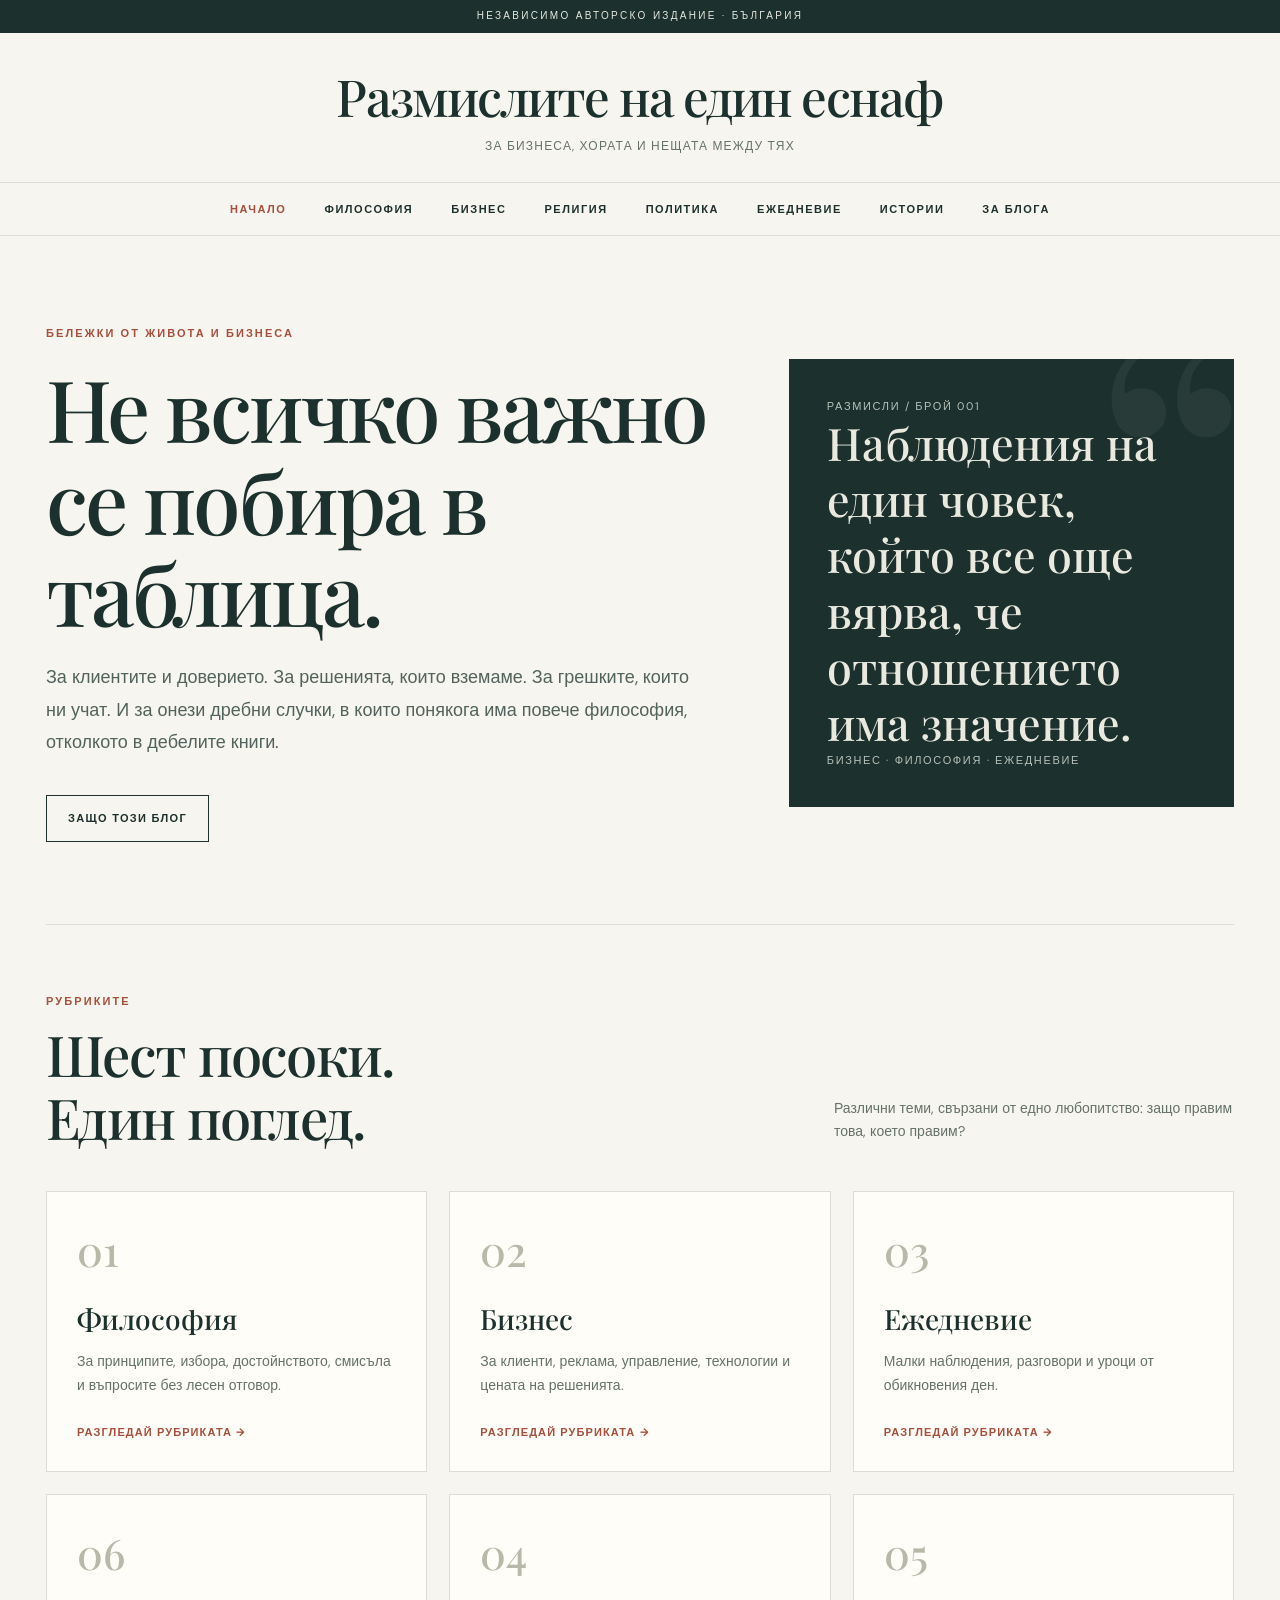
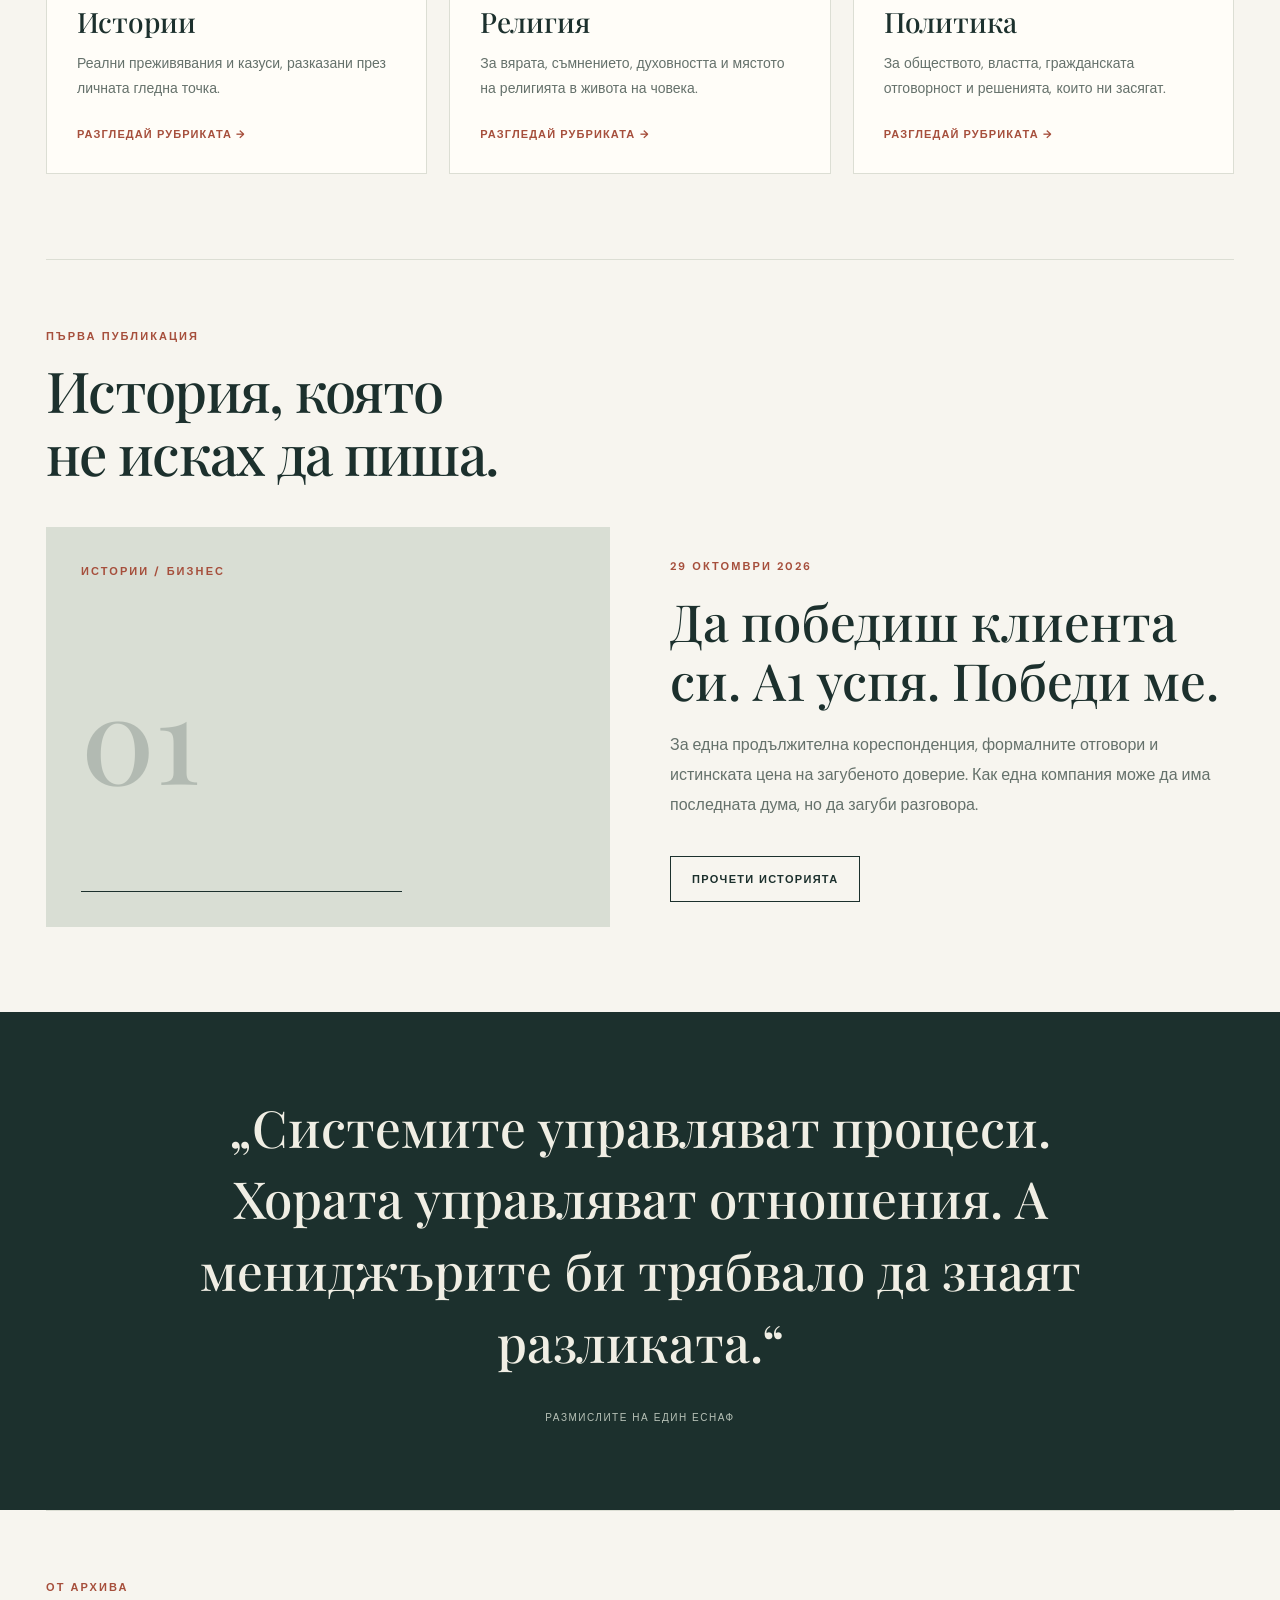
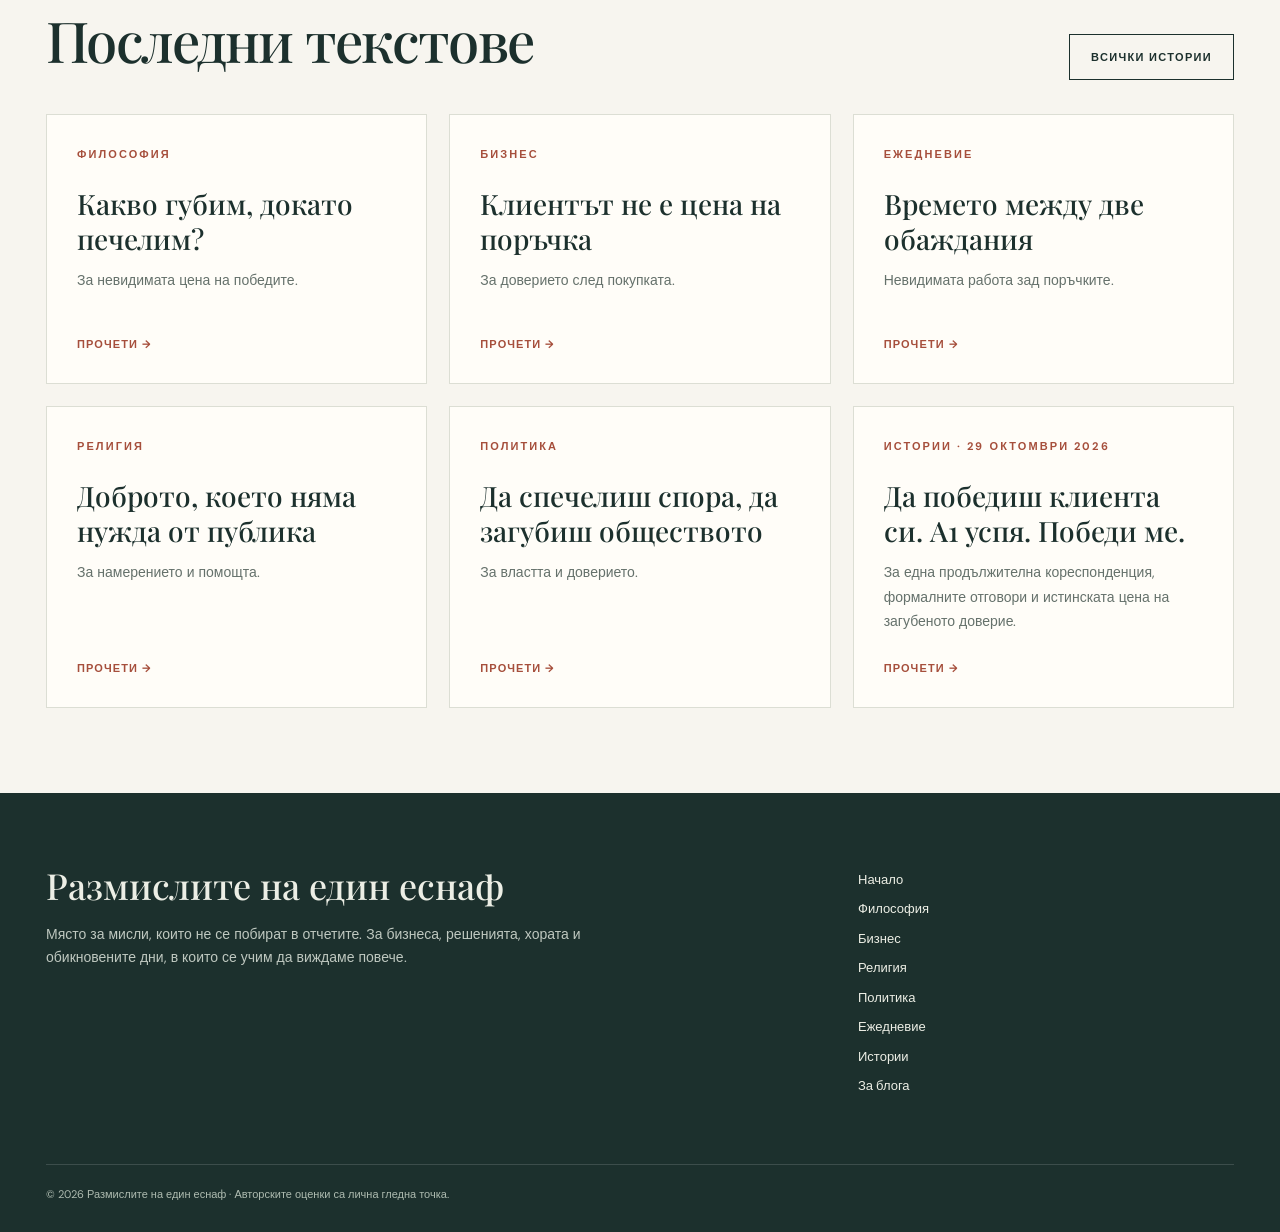
<file: index.html>
<!doctype html><html lang="bg"><head><meta charset="utf-8"><meta name="viewport" content="width=device-width,initial-scale=1"><title>Начало — Размислите на един еснаф</title><meta name="description" content="Независим авторски блог за философия, бизнес, религия, политика, ежедневие и истории."><meta property="og:type" content="website"><meta property="og:title" content="Начало — Размислите на един еснаф"><meta property="og:description" content="Независим авторски блог за философия, бизнес, ежедневие и истории от практиката."><link rel="stylesheet" href="/assets/style.css"><link rel="icon" href="/favicon.svg" type="image/svg+xml"></head><body><div class="topline">Независимо авторско издание · България</div><header><div class="masthead"><a href="/">Размислите на един еснаф</a><p>ЗА БИЗНЕСА, ХОРАТА И НЕЩАТА МЕЖДУ ТЯХ</p></div><nav class="nav"><a href="/" class="active">Начало</a><a href="/filosofia/">Философия</a><a href="/biznes/">Бизнес</a><a href="/religia/">Религия</a><a href="/politika/">Политика</a><a href="/ezhednevie/">Ежедневие</a><a href="/istorii/">Истории</a><a href="/za-bloga/">За блога</a></nav></header><main><div class="wrap"><section class="hero"><div><div class="eyebrow">Бележки от живота и бизнеса</div><h1 class="display">Не всичко важно се побира в таблица.</h1><p>За клиентите и доверието. За решенията, които вземаме. За грешките, които ни учат. И за онези дребни случки, в които понякога има повече философия, отколкото в дебелите книги.</p><a class="button" href="/za-bloga/">Защо този блог</a></div><div class="hero-visual"><span>РАЗМИСЛИ / БРОЙ 001</span><strong>Наблюдения на един човек, който все още вярва, че отношението има значение.</strong><span>БИЗНЕС · ФИЛОСОФИЯ · ЕЖЕДНЕВИЕ</span></div></section><section class="section"><div class="section-heading"><div><span class="eyebrow">Рубриките</span><h2>Шест посоки.<br>Един поглед.</h2></div><p>Различни теми, свързани от едно любопитство: защо правим това, което правим?</p></div><div class="cards"><a class="card" href="/filosofia/"><span class="num">01</span><h3>Философия</h3><p>За принципите, избора, достойнството, смисъла и въпросите без лесен отговор.</p><span class="more">Разгледай рубриката →</span></a><a class="card" href="/biznes/"><span class="num">02</span><h3>Бизнес</h3><p>За клиенти, реклама, управление, технологии и цената на решенията.</p><span class="more">Разгледай рубриката →</span></a><a class="card" href="/ezhednevie/"><span class="num">03</span><h3>Ежедневие</h3><p>Малки наблюдения, разговори и уроци от обикновения ден.</p><span class="more">Разгледай рубриката →</span></a><a class="card" href="/istorii/"><span class="num">06</span><h3>Истории</h3><p>Реални преживявания и казуси, разказани през личната гледна точка.</p><span class="more">Разгледай рубриката →</span></a><a class="card" href="/religia/"><span class="num">04</span><h3>Религия</h3><p>За вярата, съмнението, духовността и мястото на религията в живота на човека.</p><span class="more">Разгледай рубриката →</span></a><a class="card" href="/politika/"><span class="num">05</span><h3>Политика</h3><p>За обществото, властта, гражданската отговорност и решенията, които ни засягат.</p><span class="more">Разгледай рубриката →</span></a></div></section><section class="section"><div class="section-heading"><div><span class="eyebrow">Първа публикация</span><h2>История, която<br>не исках да пиша.</h2></div></div><div class="feature"><div class="feature-art"><span class="eyebrow">Истории / Бизнес</span><span class="mark">01</span><div class="line"></div></div><div><span class="eyebrow">29 октомври 2026</span><h3>Да победиш клиента си. A1 успя. Победи ме.</h3><p>За една продължителна кореспонденция, формалните отговори и истинската цена на загубеното доверие. Как една компания може да има последната дума, но да загуби разговора.</p><a class="button" href="/istorii/a1.html">Прочети историята</a></div></div></section></div><section class="quote-band"><blockquote>„Системите управляват процеси. Хората управляват отношения. А мениджърите би трябвало да знаят разликата.“</blockquote><small>Размислите на един еснаф</small></section><div class="wrap"><section class="section"><div class="section-heading"><div><span class="eyebrow">От архива</span><h2>Последни текстове</h2></div><a class="button" href="/istorii/">Всички истории</a></div><div class="cards"><a class="card" href="/filosofia/kakvo-gubim-dokato-pechelim.html"><span class="eyebrow">Философия</span><h3>Какво губим, докато печелим?</h3><p>За невидимата цена на победите.</p><span class="more">Прочети →</span></a><a class="card" href="/biznes/klientat-ne-e-cena-na-porachka.html"><span class="eyebrow">Бизнес</span><h3>Клиентът не е цена на поръчка</h3><p>За доверието след покупката.</p><span class="more">Прочети →</span></a><a class="card" href="/ezhednevie/vremeto-mezhdu-dve-obazhdania.html"><span class="eyebrow">Ежедневие</span><h3>Времето между две обаждания</h3><p>Невидимата работа зад поръчките.</p><span class="more">Прочети →</span></a><a class="card" href="/religia/dobroto-bez-publika.html"><span class="eyebrow">Религия</span><h3>Доброто, което няма нужда от публика</h3><p>За намерението и помощта.</p><span class="more">Прочети →</span></a><a class="card" href="/politika/da-spechelish-spora-da-zagubish-obshtestvoto.html"><span class="eyebrow">Политика</span><h3>Да спечелиш спора, да загубиш обществото</h3><p>За властта и доверието.</p><span class="more">Прочети →</span></a><a class="card" href="/istorii/a1.html"><span class="eyebrow">Истории · 29 октомври 2026</span><h3>Да победиш клиента си. A1 успя. Победи ме.</h3><p>За една продължителна кореспонденция, формалните отговори и истинската цена на загубеното доверие.</p><span class="more">Прочети →</span></a></div></section></div></main><footer class="footer"><div class="wrap"><div class="footer-grid"><div><h2>Размислите на един еснаф</h2><p>Място за мисли, които не се побират в отчетите. За бизнеса, решенията, хората и обикновените дни, в които се учим да виждаме повече.</p></div><div><a href="/">Начало</a><a href="/filosofia/">Философия</a><a href="/biznes/">Бизнес</a><a href="/religia/">Религия</a><a href="/politika/">Политика</a><a href="/ezhednevie/">Ежедневие</a><a href="/istorii/">Истории</a><a href="/za-bloga/">За блога</a></div></div><div class="footnote">© 2026 Размислите на един еснаф · Авторските оценки са лична гледна точка.</div></div></footer></body></html>
</file>
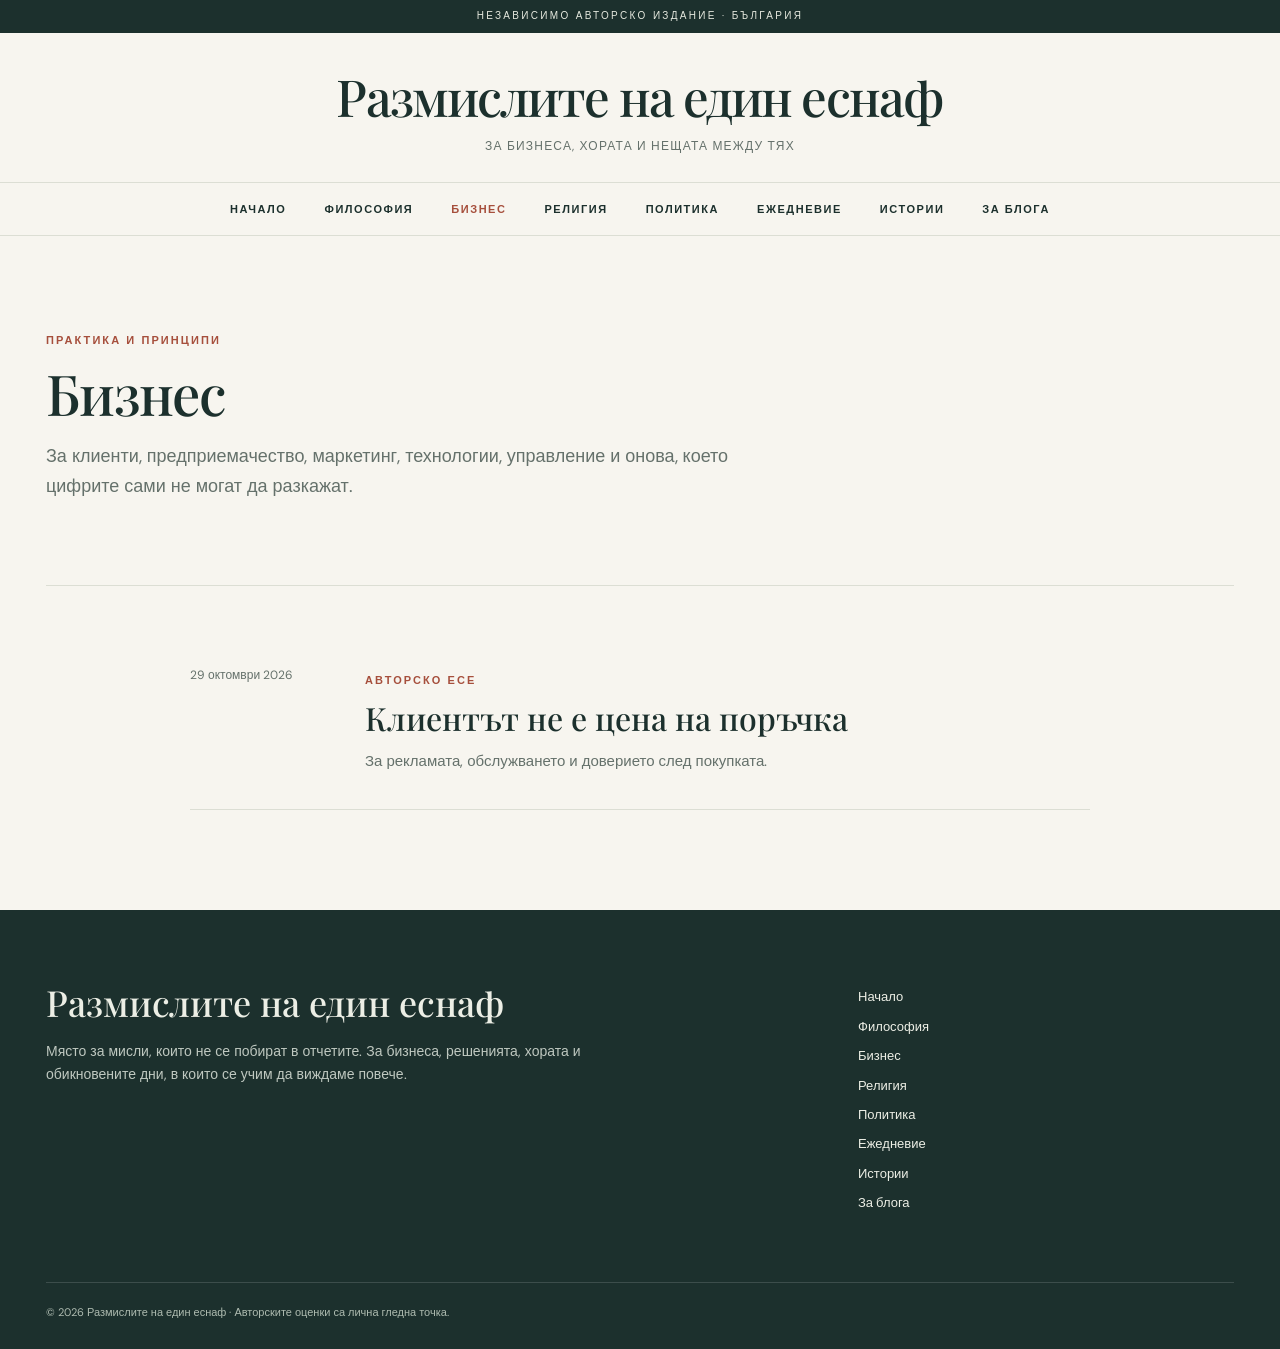
<file: biznes/index.html>
<!doctype html><html lang="bg"><head><meta charset="utf-8"><meta name="viewport" content="width=device-width,initial-scale=1"><title>Бизнес — Размислите на един еснаф</title><meta name="description" content="За клиенти, предприемачество, маркетинг, технологии, управление и онова, което цифрите сами не могат да разкажат."><meta property="og:type" content="website"><meta property="og:title" content="Бизнес — Размислите на един еснаф"><meta property="og:description" content="За клиенти, предприемачество, маркетинг, технологии, управление и онова, което цифрите сами не могат да разкажат."><link rel="stylesheet" href="/assets/style.css"><link rel="icon" href="/favicon.svg" type="image/svg+xml"></head><body><div class="topline">Независимо авторско издание · България</div><header><div class="masthead"><a href="/">Размислите на един еснаф</a><p>ЗА БИЗНЕСА, ХОРАТА И НЕЩАТА МЕЖДУ ТЯХ</p></div><nav class="nav"><a href="/">Начало</a><a href="/filosofia/">Философия</a><a href="/biznes/" class="active">Бизнес</a><a href="/religia/">Религия</a><a href="/politika/">Политика</a><a href="/ezhednevie/">Ежедневие</a><a href="/istorii/">Истории</a><a href="/za-bloga/">За блога</a></nav></header><main><div class="wrap"><section class="page-head"><span class="eyebrow">Практика и принципи</span><h1>Бизнес</h1><p>За клиенти, предприемачество, маркетинг, технологии, управление и онова, което цифрите сами не могат да разкажат.</p></section><div class="entries"><a class="entry" href="/biznes/klientat-ne-e-cena-na-porachka.html"><time>29 октомври 2026</time><div><span class="eyebrow">Авторско есе</span><h2>Клиентът не е цена на поръчка</h2><p>За рекламата, обслужването и доверието след покупката.</p></div></a></div></div></main><footer class="footer"><div class="wrap"><div class="footer-grid"><div><h2>Размислите на един еснаф</h2><p>Място за мисли, които не се побират в отчетите. За бизнеса, решенията, хората и обикновените дни, в които се учим да виждаме повече.</p></div><div><a href="/">Начало</a><a href="/filosofia/">Философия</a><a href="/biznes/">Бизнес</a><a href="/religia/">Религия</a><a href="/politika/">Политика</a><a href="/ezhednevie/">Ежедневие</a><a href="/istorii/">Истории</a><a href="/za-bloga/">За блога</a></div></div><div class="footnote">© 2026 Размислите на един еснаф · Авторските оценки са лична гледна точка.</div></div></footer></body></html>
</file>
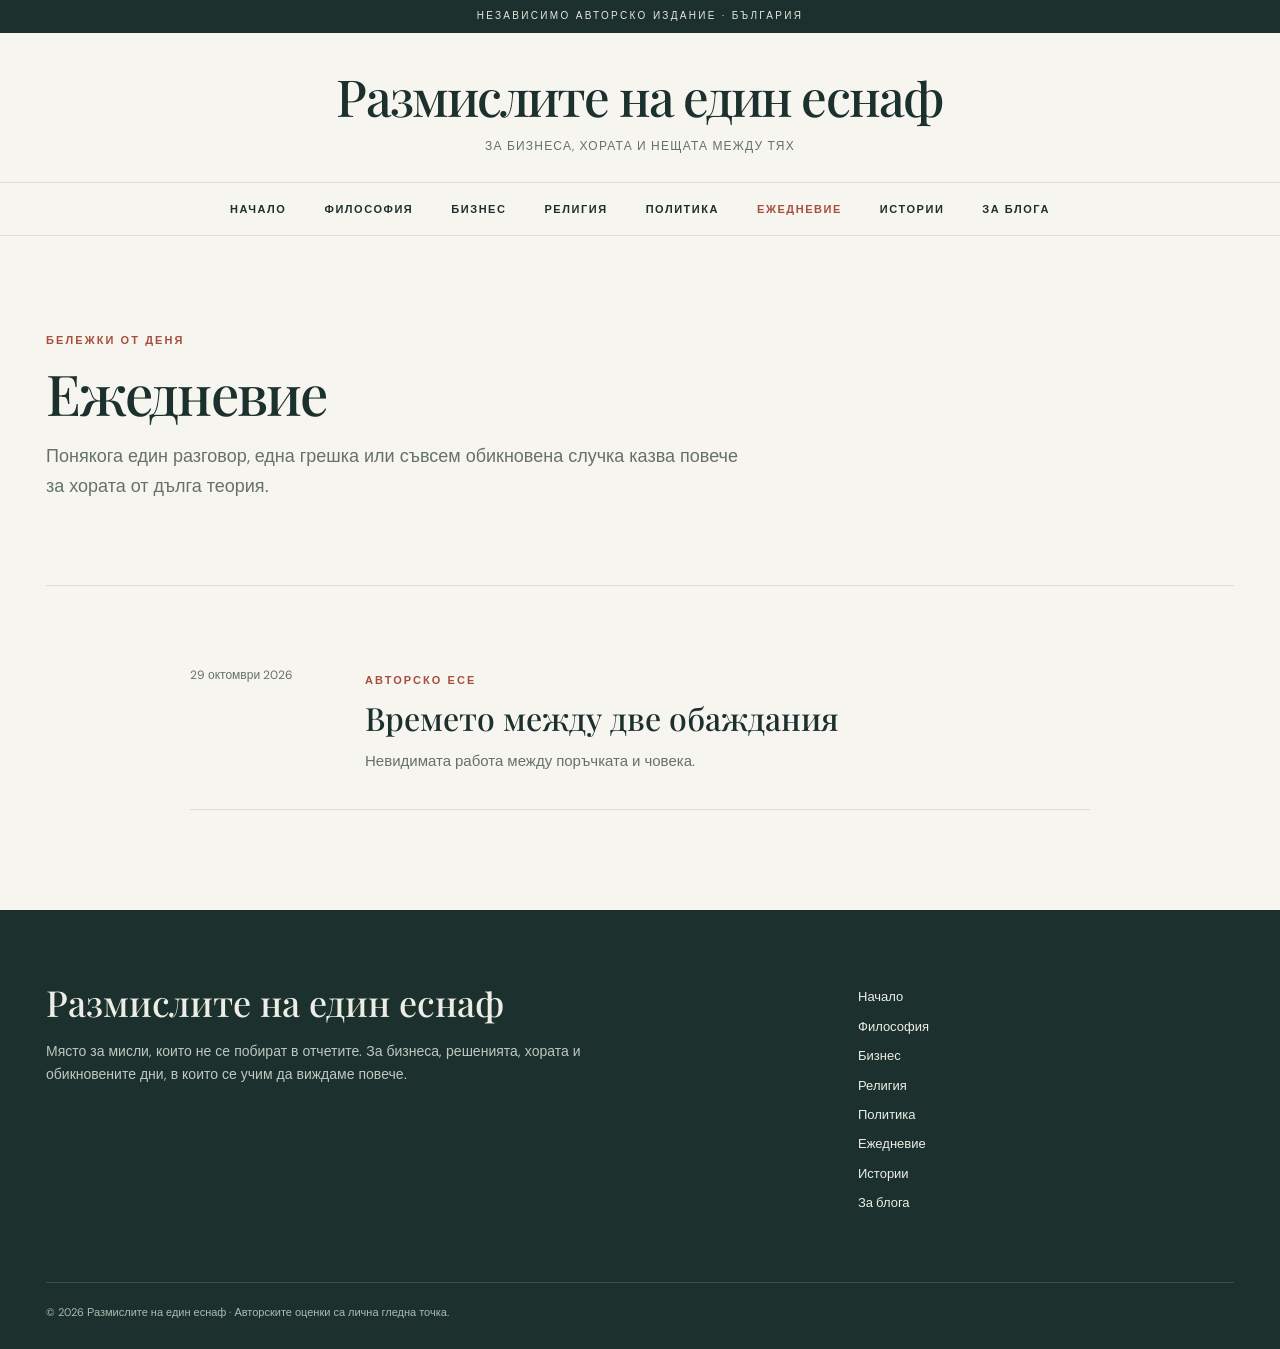
<file: ezhednevie/index.html>
<!doctype html><html lang="bg"><head><meta charset="utf-8"><meta name="viewport" content="width=device-width,initial-scale=1"><title>Ежедневие — Размислите на един еснаф</title><meta name="description" content="Понякога един разговор, една грешка или съвсем обикновена случка казва повече за хората от дълга теория."><meta property="og:type" content="website"><meta property="og:title" content="Ежедневие — Размислите на един еснаф"><meta property="og:description" content="Понякога един разговор, една грешка или съвсем обикновена случка казва повече за хората от дълга теория."><link rel="stylesheet" href="/assets/style.css"><link rel="icon" href="/favicon.svg" type="image/svg+xml"></head><body><div class="topline">Независимо авторско издание · България</div><header><div class="masthead"><a href="/">Размислите на един еснаф</a><p>ЗА БИЗНЕСА, ХОРАТА И НЕЩАТА МЕЖДУ ТЯХ</p></div><nav class="nav"><a href="/">Начало</a><a href="/filosofia/">Философия</a><a href="/biznes/">Бизнес</a><a href="/religia/">Религия</a><a href="/politika/">Политика</a><a href="/ezhednevie/" class="active">Ежедневие</a><a href="/istorii/">Истории</a><a href="/za-bloga/">За блога</a></nav></header><main><div class="wrap"><section class="page-head"><span class="eyebrow">Бележки от деня</span><h1>Ежедневие</h1><p>Понякога един разговор, една грешка или съвсем обикновена случка казва повече за хората от дълга теория.</p></section><div class="entries"><a class="entry" href="/ezhednevie/vremeto-mezhdu-dve-obazhdania.html"><time>29 октомври 2026</time><div><span class="eyebrow">Авторско есе</span><h2>Времето между две обаждания</h2><p>Невидимата работа между поръчката и човека.</p></div></a></div></div></main><footer class="footer"><div class="wrap"><div class="footer-grid"><div><h2>Размислите на един еснаф</h2><p>Място за мисли, които не се побират в отчетите. За бизнеса, решенията, хората и обикновените дни, в които се учим да виждаме повече.</p></div><div><a href="/">Начало</a><a href="/filosofia/">Философия</a><a href="/biznes/">Бизнес</a><a href="/religia/">Религия</a><a href="/politika/">Политика</a><a href="/ezhednevie/">Ежедневие</a><a href="/istorii/">Истории</a><a href="/za-bloga/">За блога</a></div></div><div class="footnote">© 2026 Размислите на един еснаф · Авторските оценки са лична гледна точка.</div></div></footer></body></html>
</file>
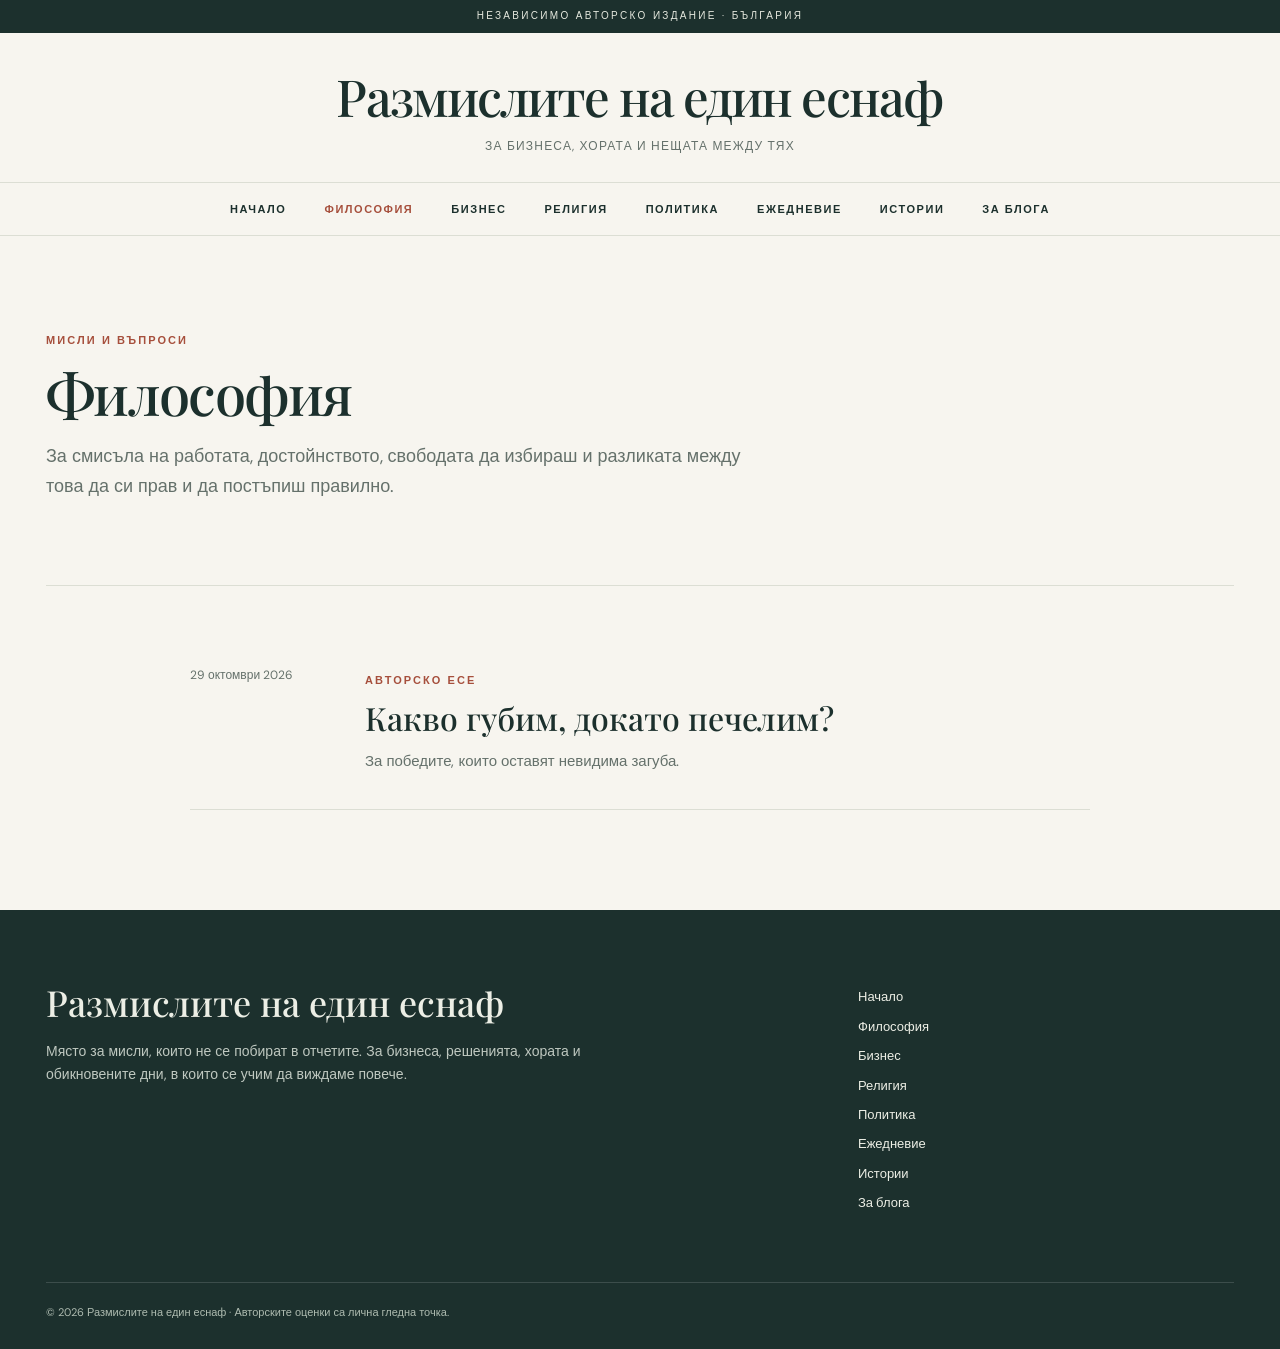
<file: filosofia/index.html>
<!doctype html><html lang="bg"><head><meta charset="utf-8"><meta name="viewport" content="width=device-width,initial-scale=1"><title>Философия — Размислите на един еснаф</title><meta name="description" content="За смисъла на работата, достойнството, свободата да избираш и разликата между това да си прав и да постъпиш правилно."><meta property="og:type" content="website"><meta property="og:title" content="Философия — Размислите на един еснаф"><meta property="og:description" content="За смисъла на работата, достойнството, свободата да избираш и разликата между това да си прав и да постъпиш правилно."><link rel="stylesheet" href="/assets/style.css"><link rel="icon" href="/favicon.svg" type="image/svg+xml"></head><body><div class="topline">Независимо авторско издание · България</div><header><div class="masthead"><a href="/">Размислите на един еснаф</a><p>ЗА БИЗНЕСА, ХОРАТА И НЕЩАТА МЕЖДУ ТЯХ</p></div><nav class="nav"><a href="/">Начало</a><a href="/filosofia/" class="active">Философия</a><a href="/biznes/">Бизнес</a><a href="/religia/">Религия</a><a href="/politika/">Политика</a><a href="/ezhednevie/">Ежедневие</a><a href="/istorii/">Истории</a><a href="/za-bloga/">За блога</a></nav></header><main><div class="wrap"><section class="page-head"><span class="eyebrow">Мисли и въпроси</span><h1>Философия</h1><p>За смисъла на работата, достойнството, свободата да избираш и разликата между това да си прав и да постъпиш правилно.</p></section><div class="entries"><a class="entry" href="/filosofia/kakvo-gubim-dokato-pechelim.html"><time>29 октомври 2026</time><div><span class="eyebrow">Авторско есе</span><h2>Какво губим, докато печелим?</h2><p>За победите, които оставят невидима загуба.</p></div></a></div></div></main><footer class="footer"><div class="wrap"><div class="footer-grid"><div><h2>Размислите на един еснаф</h2><p>Място за мисли, които не се побират в отчетите. За бизнеса, решенията, хората и обикновените дни, в които се учим да виждаме повече.</p></div><div><a href="/">Начало</a><a href="/filosofia/">Философия</a><a href="/biznes/">Бизнес</a><a href="/religia/">Религия</a><a href="/politika/">Политика</a><a href="/ezhednevie/">Ежедневие</a><a href="/istorii/">Истории</a><a href="/za-bloga/">За блога</a></div></div><div class="footnote">© 2026 Размислите на един еснаф · Авторските оценки са лична гледна точка.</div></div></footer></body></html>
</file>
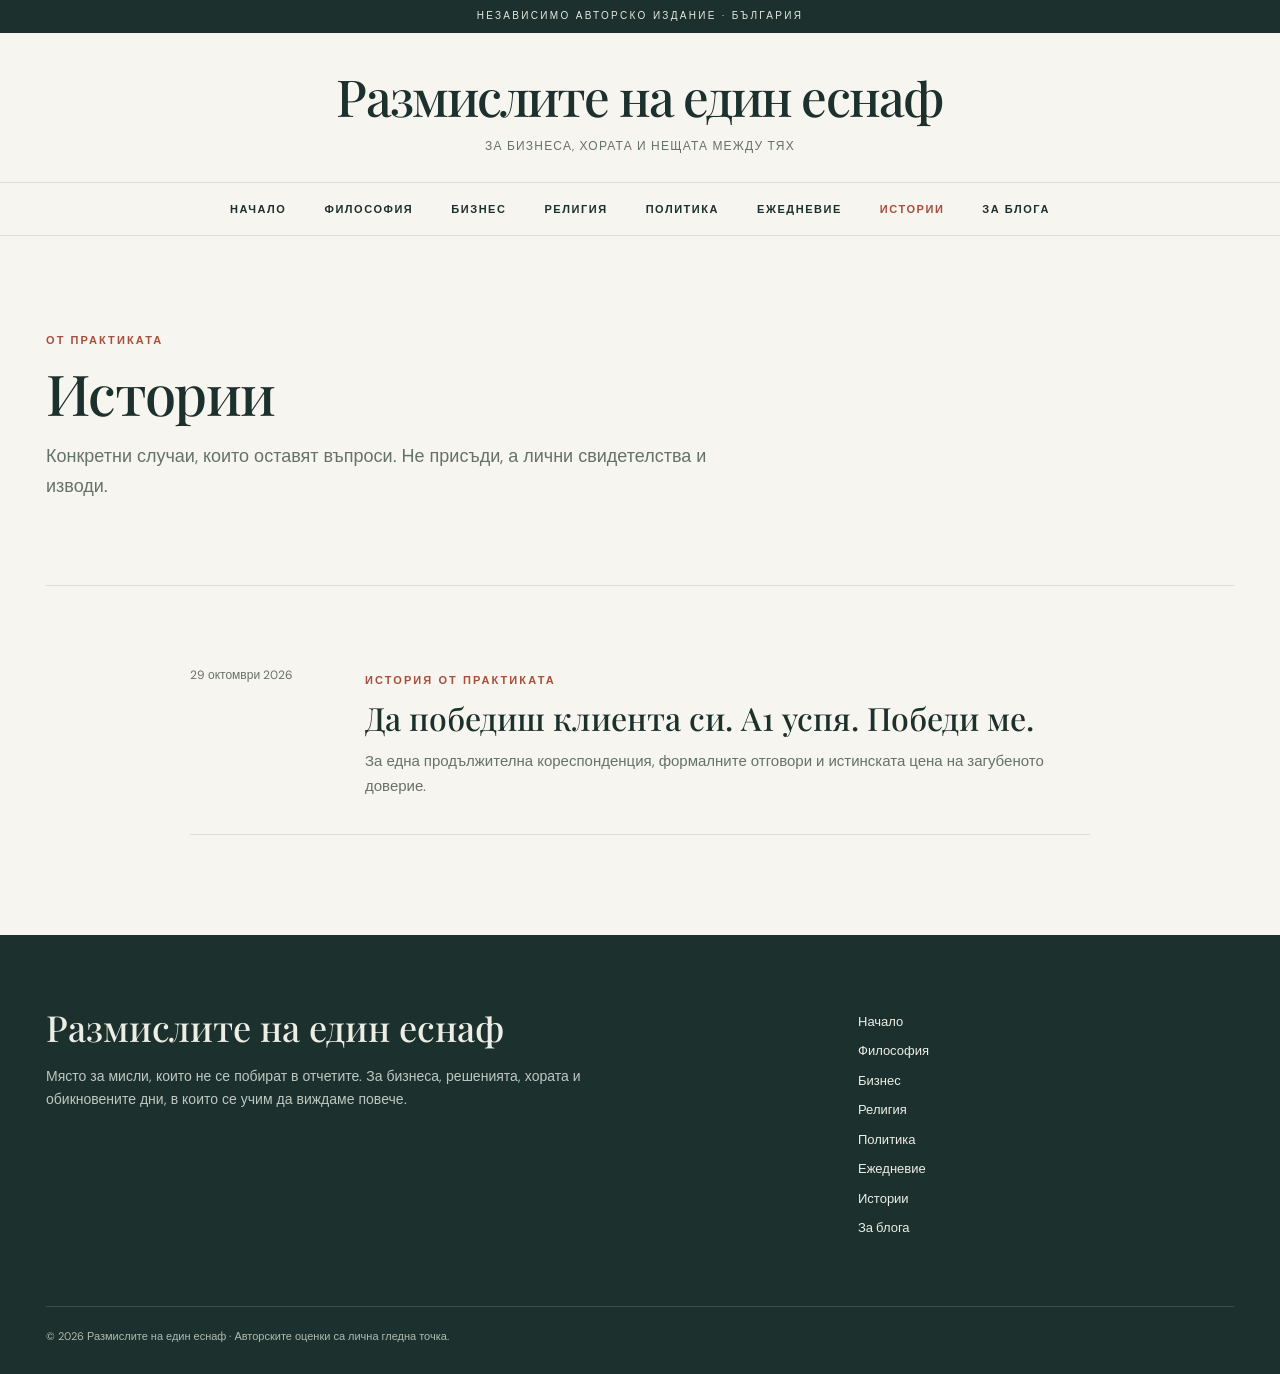
<file: istorii/index.html>
<!doctype html><html lang="bg"><head><meta charset="utf-8"><meta name="viewport" content="width=device-width,initial-scale=1"><title>Истории — Размислите на един еснаф</title><meta name="description" content="Конкретни случаи, които оставят въпроси. Не присъди, а лични свидетелства и изводи."><meta property="og:type" content="website"><meta property="og:title" content="Истории — Размислите на един еснаф"><meta property="og:description" content="Конкретни случаи, които оставят въпроси. Не присъди, а лични свидетелства и изводи."><link rel="stylesheet" href="/assets/style.css"><link rel="icon" href="/favicon.svg" type="image/svg+xml"></head><body><div class="topline">Независимо авторско издание · България</div><header><div class="masthead"><a href="/">Размислите на един еснаф</a><p>ЗА БИЗНЕСА, ХОРАТА И НЕЩАТА МЕЖДУ ТЯХ</p></div><nav class="nav"><a href="/">Начало</a><a href="/filosofia/">Философия</a><a href="/biznes/">Бизнес</a><a href="/religia/">Религия</a><a href="/politika/">Политика</a><a href="/ezhednevie/">Ежедневие</a><a href="/istorii/" class="active">Истории</a><a href="/za-bloga/">За блога</a></nav></header><main><div class="wrap"><section class="page-head"><span class="eyebrow">От практиката</span><h1>Истории</h1><p>Конкретни случаи, които оставят въпроси. Не присъди, а лични свидетелства и изводи.</p></section><div class="entries"><a class="entry" href="/istorii/a1.html"><time>29 октомври 2026</time><div><span class="eyebrow">История от практиката</span><h2>Да победиш клиента си. A1 успя. Победи ме.</h2><p>За една продължителна кореспонденция, формалните отговори и истинската цена на загубеното доверие.</p></div></a></div></div></main><footer class="footer"><div class="wrap"><div class="footer-grid"><div><h2>Размислите на един еснаф</h2><p>Място за мисли, които не се побират в отчетите. За бизнеса, решенията, хората и обикновените дни, в които се учим да виждаме повече.</p></div><div><a href="/">Начало</a><a href="/filosofia/">Философия</a><a href="/biznes/">Бизнес</a><a href="/religia/">Религия</a><a href="/politika/">Политика</a><a href="/ezhednevie/">Ежедневие</a><a href="/istorii/">Истории</a><a href="/za-bloga/">За блога</a></div></div><div class="footnote">© 2026 Размислите на един еснаф · Авторските оценки са лична гледна точка.</div></div></footer></body></html>
</file>
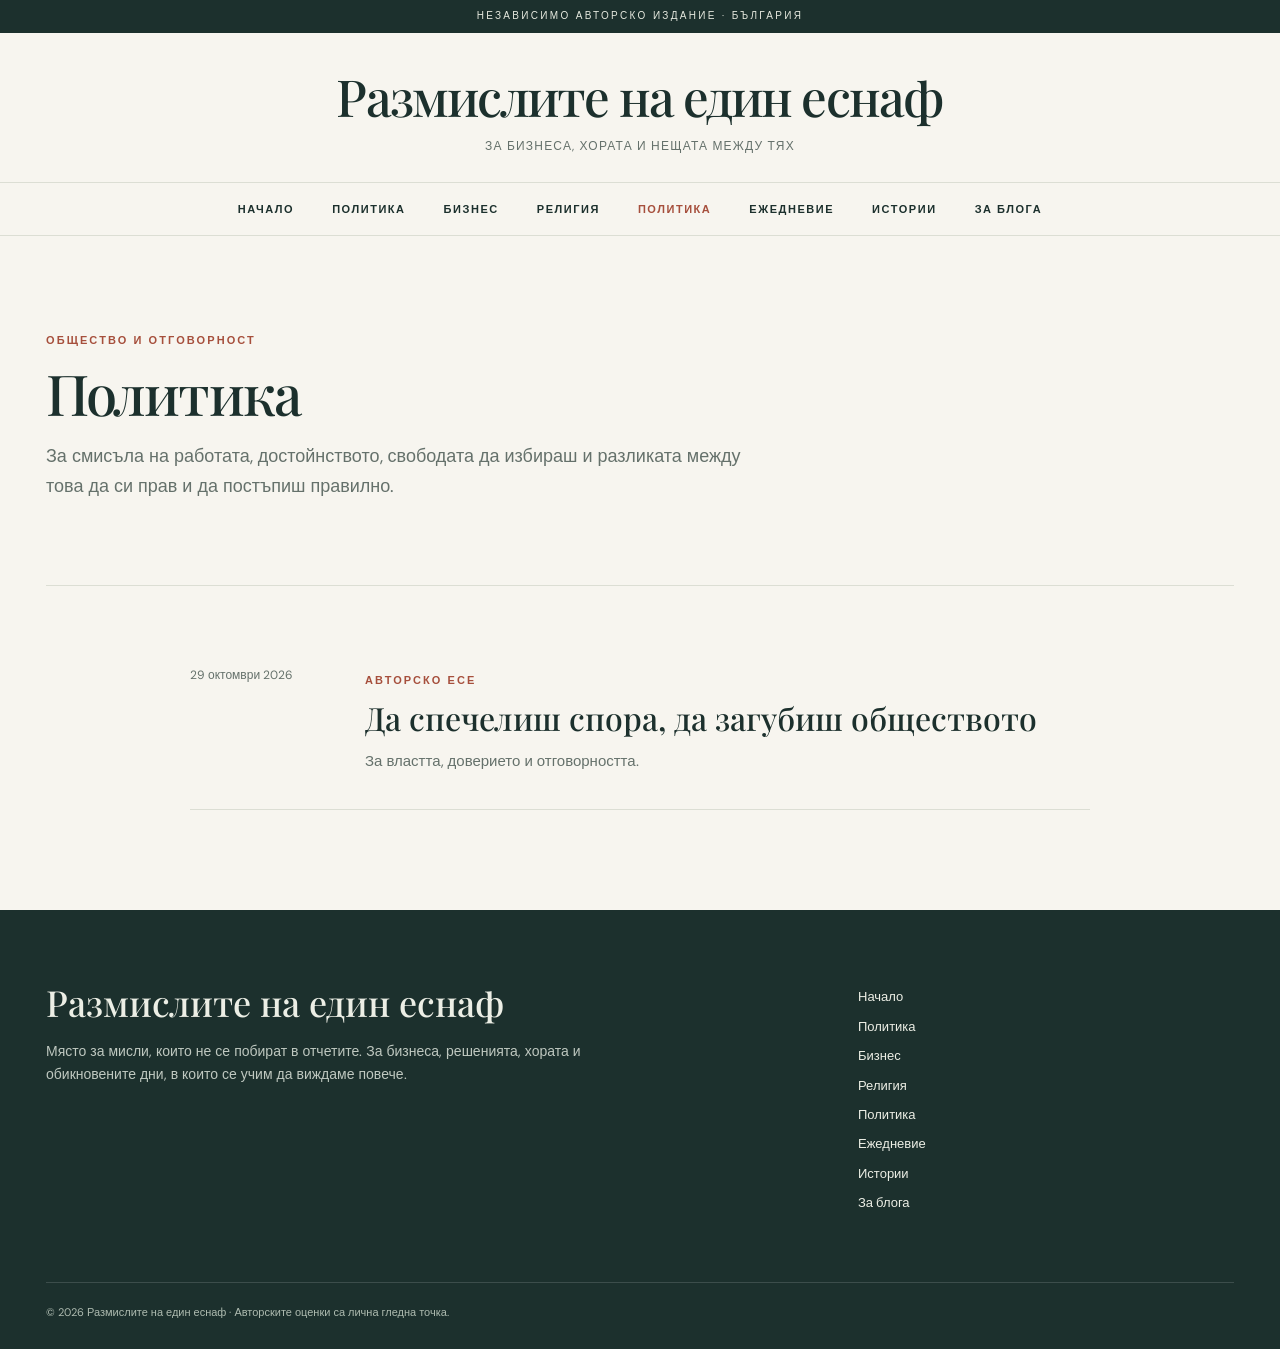
<file: politika/index.html>
<!doctype html><html lang="bg"><head><meta charset="utf-8"><meta name="viewport" content="width=device-width,initial-scale=1"><title>Политика — Размислите на един еснаф</title><meta name="description" content="За властта, институциите, гражданската отговорност, обществените решения и разликата между обещания и действия. С внимание към фактите и различните гледни точки."><meta property="og:type" content="website"><meta property="og:title" content="Политика — Размислите на един еснаф"><meta property="og:description" content="За смисъла на работата, достойнството, свободата да избираш и разликата между това да си прав и да постъпиш правилно."><link rel="stylesheet" href="/assets/style.css"><link rel="icon" href="/favicon.svg" type="image/svg+xml"></head><body><div class="topline">Независимо авторско издание · България</div><header><div class="masthead"><a href="/">Размислите на един еснаф</a><p>ЗА БИЗНЕСА, ХОРАТА И НЕЩАТА МЕЖДУ ТЯХ</p></div><nav class="nav"><a href="/">Начало</a><a href="/filosofia/">Политика</a><a href="/biznes/">Бизнес</a><a href="/religia/">Религия</a><a href="/politika/" class="active">Политика</a><a href="/ezhednevie/">Ежедневие</a><a href="/istorii/">Истории</a><a href="/za-bloga/">За блога</a></nav></header><main><div class="wrap"><section class="page-head"><span class="eyebrow">Общество и отговорност</span><h1>Политика</h1><p>За смисъла на работата, достойнството, свободата да избираш и разликата между това да си прав и да постъпиш правилно.</p></section><div class="entries"><a class="entry" href="/politika/da-spechelish-spora-da-zagubish-obshtestvoto.html"><time>29 октомври 2026</time><div><span class="eyebrow">Авторско есе</span><h2>Да спечелиш спора, да загубиш обществото</h2><p>За властта, доверието и отговорността.</p></div></a></div></div></main><footer class="footer"><div class="wrap"><div class="footer-grid"><div><h2>Размислите на един еснаф</h2><p>Място за мисли, които не се побират в отчетите. За бизнеса, решенията, хората и обикновените дни, в които се учим да виждаме повече.</p></div><div><a href="/">Начало</a><a href="/filosofia/">Политика</a><a href="/biznes/">Бизнес</a><a href="/religia/">Религия</a><a href="/politika/">Политика</a><a href="/ezhednevie/">Ежедневие</a><a href="/istorii/">Истории</a><a href="/za-bloga/">За блога</a></div></div><div class="footnote">© 2026 Размислите на един еснаф · Авторските оценки са лична гледна точка.</div></div></footer></body></html>
</file>
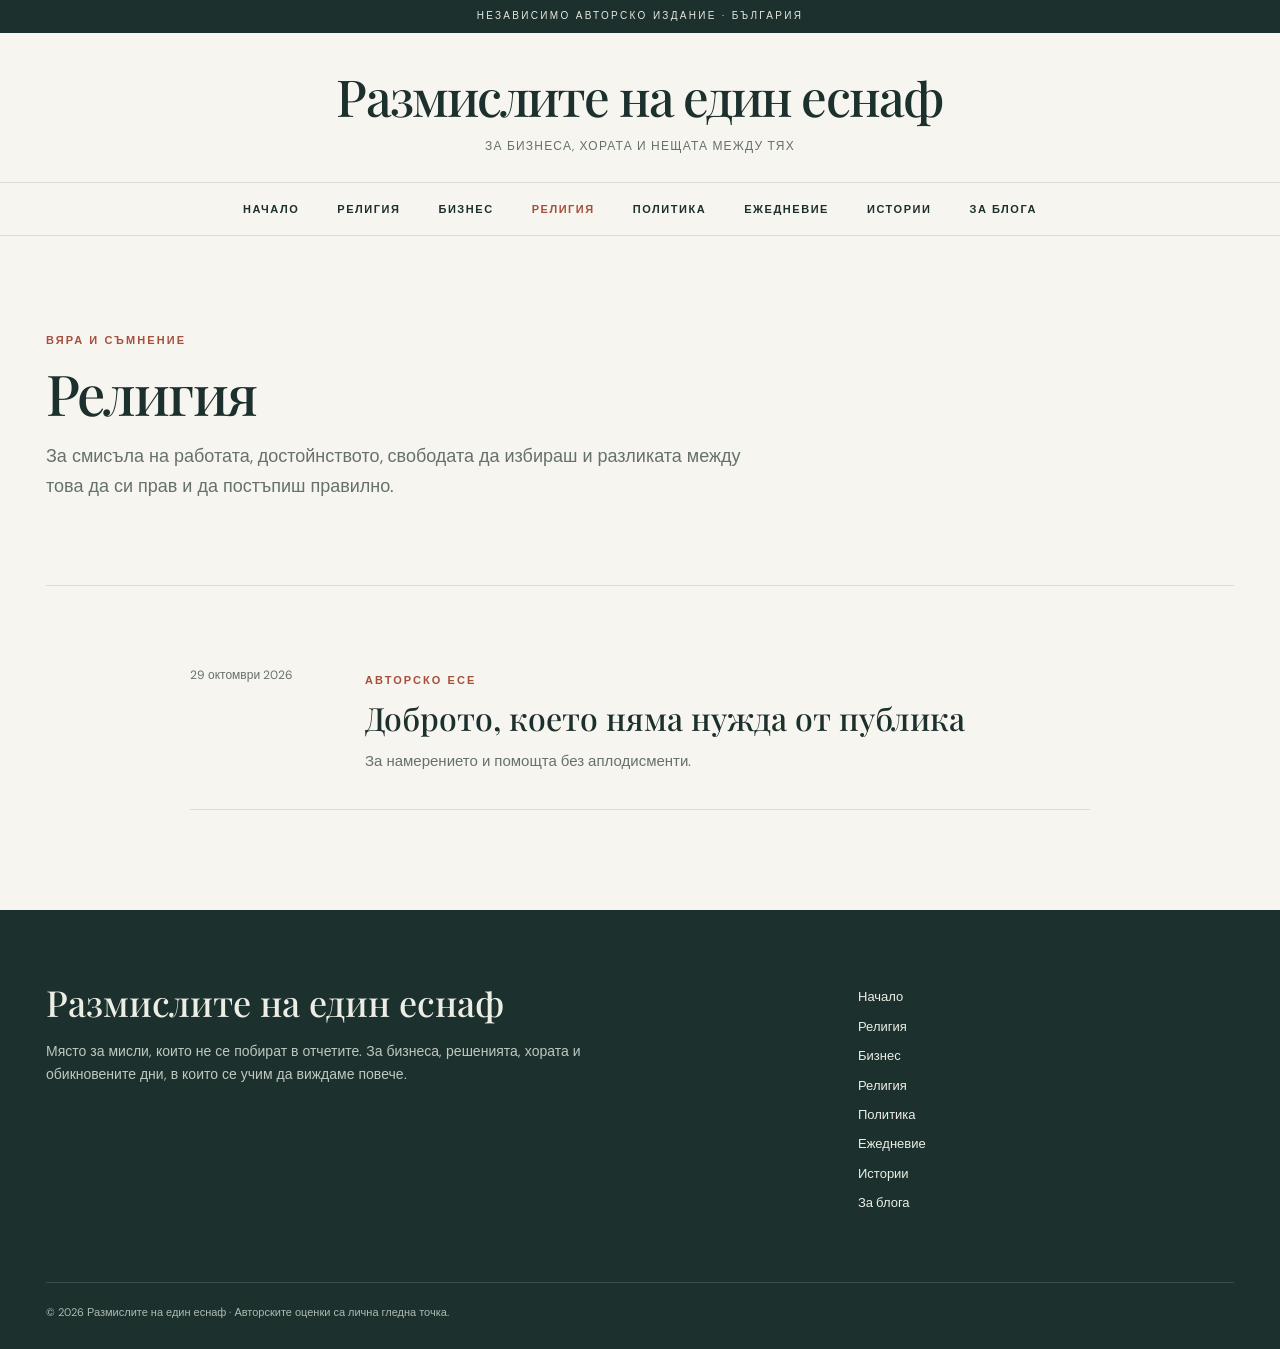
<file: religia/index.html>
<!doctype html><html lang="bg"><head><meta charset="utf-8"><meta name="viewport" content="width=device-width,initial-scale=1"><title>Религия — Размислите на един еснаф</title><meta name="description" content="За вярата, съмнението, традициите, духовността и отношенията между човека и религията. Пространство за размисъл и уважителен разговор."><meta property="og:type" content="website"><meta property="og:title" content="Религия — Размислите на един еснаф"><meta property="og:description" content="За смисъла на работата, достойнството, свободата да избираш и разликата между това да си прав и да постъпиш правилно."><link rel="stylesheet" href="/assets/style.css"><link rel="icon" href="/favicon.svg" type="image/svg+xml"></head><body><div class="topline">Независимо авторско издание · България</div><header><div class="masthead"><a href="/">Размислите на един еснаф</a><p>ЗА БИЗНЕСА, ХОРАТА И НЕЩАТА МЕЖДУ ТЯХ</p></div><nav class="nav"><a href="/">Начало</a><a href="/filosofia/">Религия</a><a href="/biznes/">Бизнес</a><a href="/religia/" class="active">Религия</a><a href="/politika/">Политика</a><a href="/ezhednevie/">Ежедневие</a><a href="/istorii/">Истории</a><a href="/za-bloga/">За блога</a></nav></header><main><div class="wrap"><section class="page-head"><span class="eyebrow">Вяра и съмнение</span><h1>Религия</h1><p>За смисъла на работата, достойнството, свободата да избираш и разликата между това да си прав и да постъпиш правилно.</p></section><div class="entries"><a class="entry" href="/religia/dobroto-bez-publika.html"><time>29 октомври 2026</time><div><span class="eyebrow">Авторско есе</span><h2>Доброто, което няма нужда от публика</h2><p>За намерението и помощта без аплодисменти.</p></div></a></div></div></main><footer class="footer"><div class="wrap"><div class="footer-grid"><div><h2>Размислите на един еснаф</h2><p>Място за мисли, които не се побират в отчетите. За бизнеса, решенията, хората и обикновените дни, в които се учим да виждаме повече.</p></div><div><a href="/">Начало</a><a href="/filosofia/">Религия</a><a href="/biznes/">Бизнес</a><a href="/religia/">Религия</a><a href="/politika/">Политика</a><a href="/ezhednevie/">Ежедневие</a><a href="/istorii/">Истории</a><a href="/za-bloga/">За блога</a></div></div><div class="footnote">© 2026 Размислите на един еснаф · Авторските оценки са лична гледна точка.</div></div></footer></body></html>
</file>
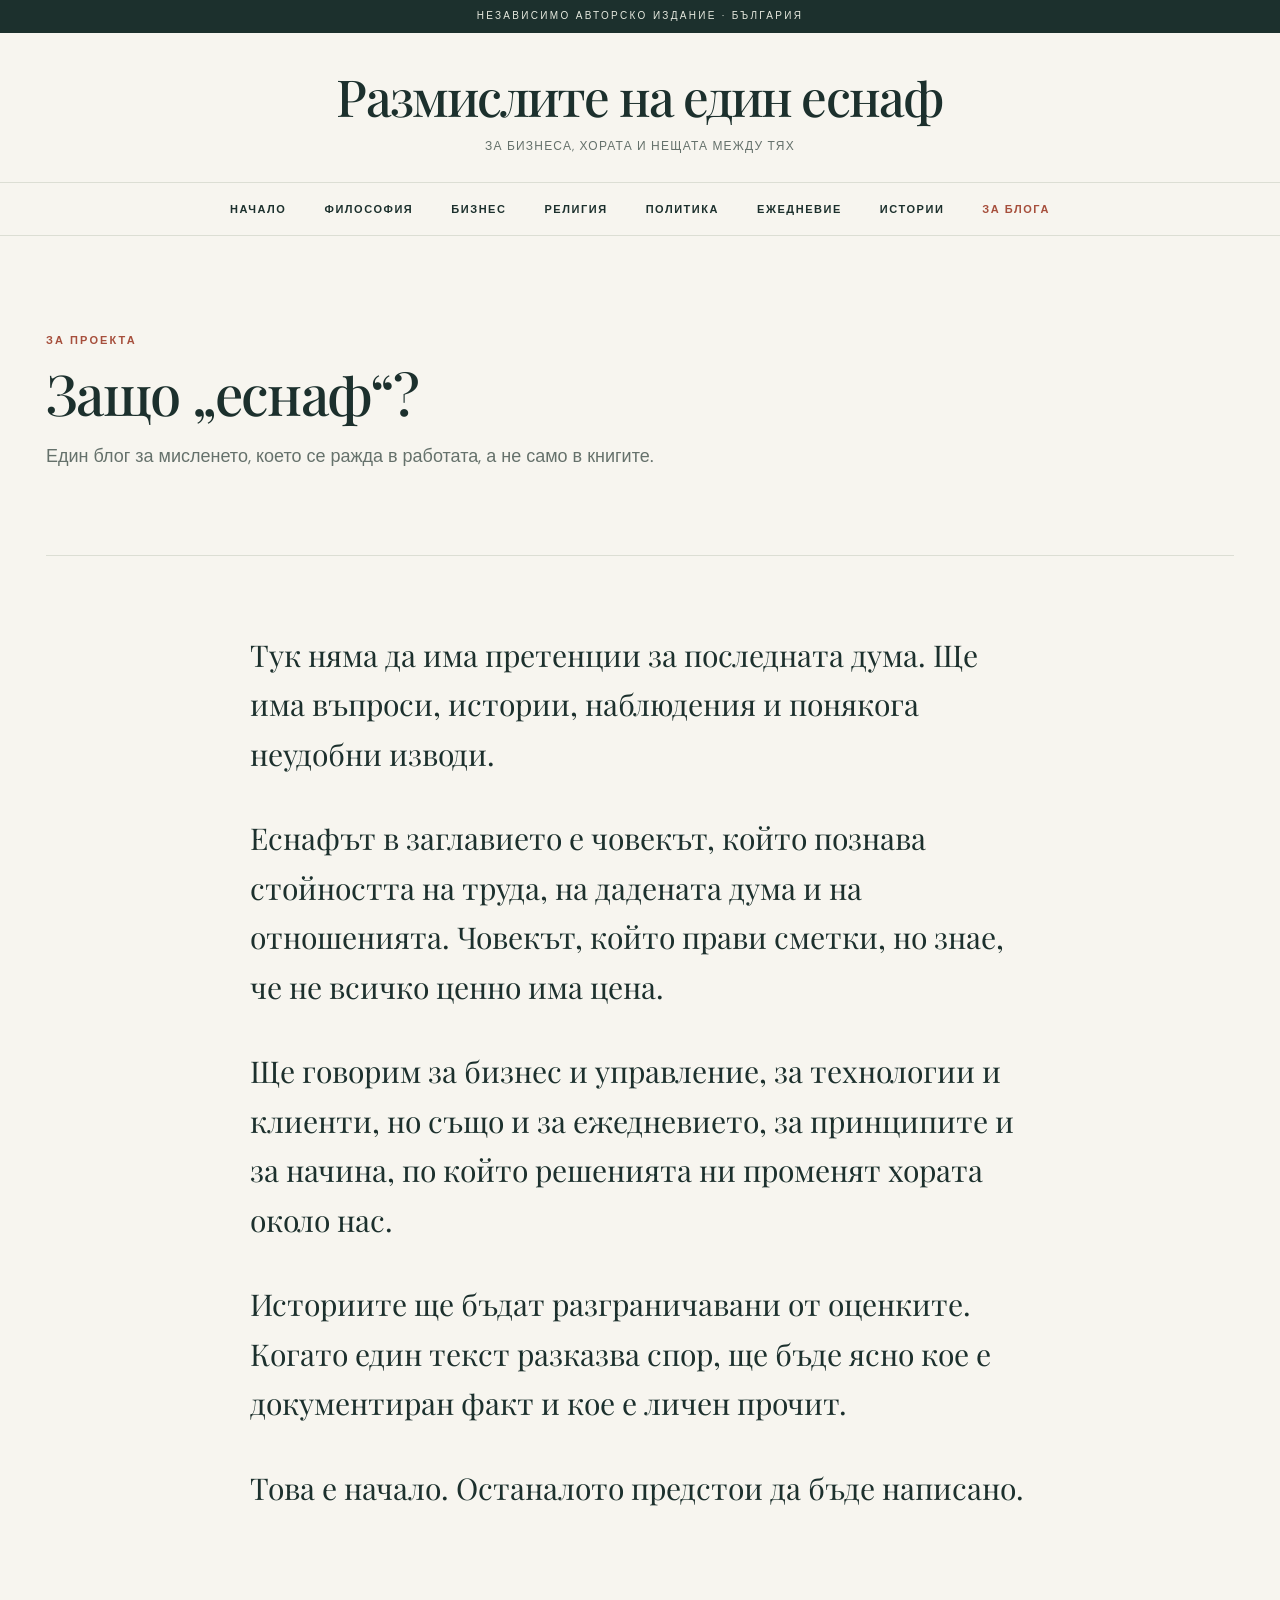
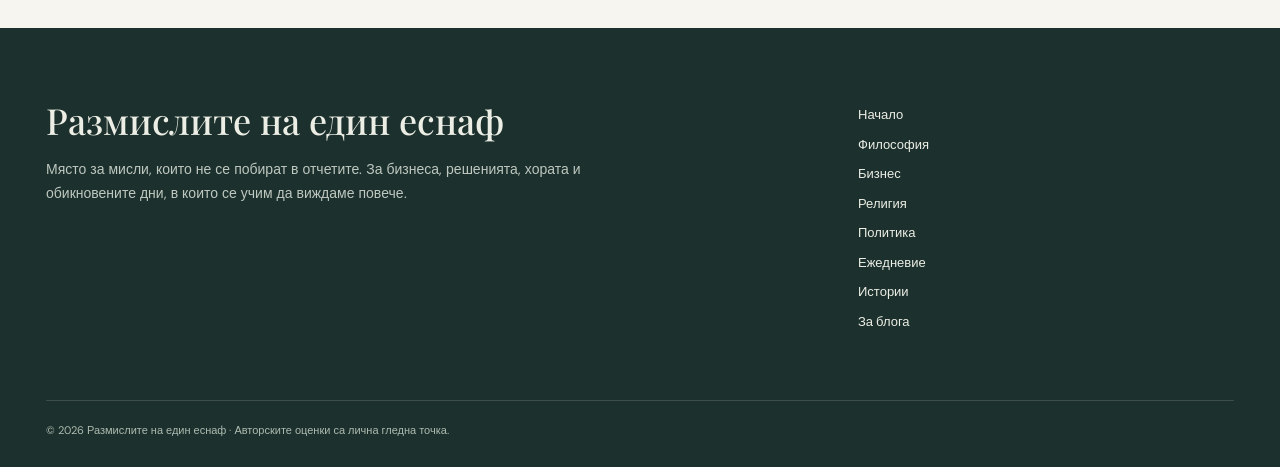
<file: za-bloga/index.html>
<!doctype html><html lang="bg"><head><meta charset="utf-8"><meta name="viewport" content="width=device-width,initial-scale=1"><title>За блога — Размислите на един еснаф</title><meta name="description" content="За идеята зад Размислите на един еснаф."><meta property="og:type" content="website"><meta property="og:title" content="За блога — Размислите на един еснаф"><meta property="og:description" content="За идеята зад Размислите на един еснаф."><link rel="stylesheet" href="/assets/style.css"><link rel="icon" href="/favicon.svg" type="image/svg+xml"></head><body><div class="topline">Независимо авторско издание · България</div><header><div class="masthead"><a href="/">Размислите на един еснаф</a><p>ЗА БИЗНЕСА, ХОРАТА И НЕЩАТА МЕЖДУ ТЯХ</p></div><nav class="nav"><a href="/">Начало</a><a href="/filosofia/">Философия</a><a href="/biznes/">Бизнес</a><a href="/religia/">Религия</a><a href="/politika/">Политика</a><a href="/ezhednevie/">Ежедневие</a><a href="/istorii/">Истории</a><a href="/za-bloga/" class="active">За блога</a></nav></header><main><div class="wrap"><section class="page-head"><span class="eyebrow">За проекта</span><h1>Защо „еснаф“?</h1><p>Един блог за мисленето, което се ражда в работата, а не само в книгите.</p></section><div class="manifesto"><p>Тук няма да има претенции за последната дума. Ще има въпроси, истории, наблюдения и понякога неудобни изводи.</p><p>Еснафът в заглавието е човекът, който познава стойността на труда, на дадената дума и на отношенията. Човекът, който прави сметки, но знае, че не всичко ценно има цена.</p><p>Ще говорим за бизнес и управление, за технологии и клиенти, но също и за ежедневието, за принципите и за начина, по който решенията ни променят хората около нас.</p><p>Историите ще бъдат разграничавани от оценките. Когато един текст разказва спор, ще бъде ясно кое е документиран факт и кое е личен прочит.</p><p>Това е начало. Останалото предстои да бъде написано.</p></div></div></main><footer class="footer"><div class="wrap"><div class="footer-grid"><div><h2>Размислите на един еснаф</h2><p>Място за мисли, които не се побират в отчетите. За бизнеса, решенията, хората и обикновените дни, в които се учим да виждаме повече.</p></div><div><a href="/">Начало</a><a href="/filosofia/">Философия</a><a href="/biznes/">Бизнес</a><a href="/religia/">Религия</a><a href="/politika/">Политика</a><a href="/ezhednevie/">Ежедневие</a><a href="/istorii/">Истории</a><a href="/za-bloga/">За блога</a></div></div><div class="footnote">© 2026 Размислите на един еснаф · Авторските оценки са лична гледна точка.</div></div></footer></body></html>
</file>
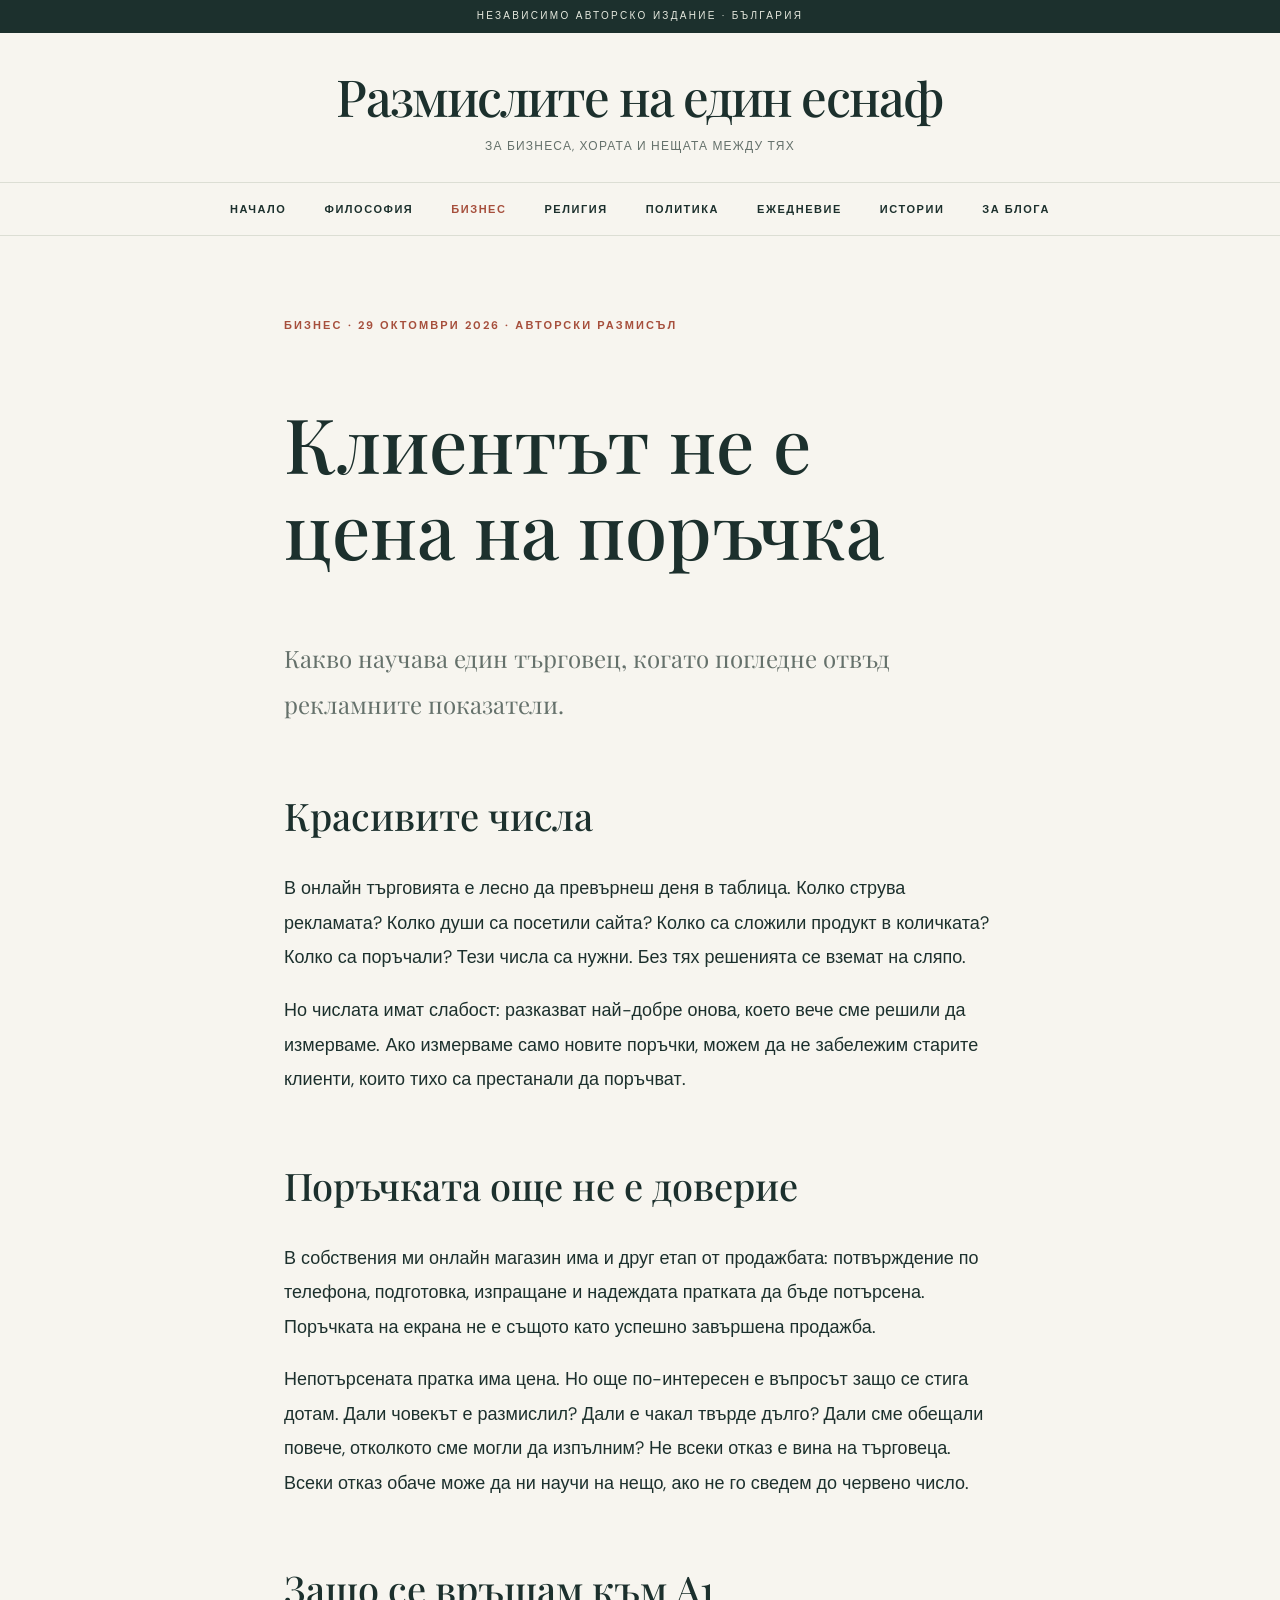
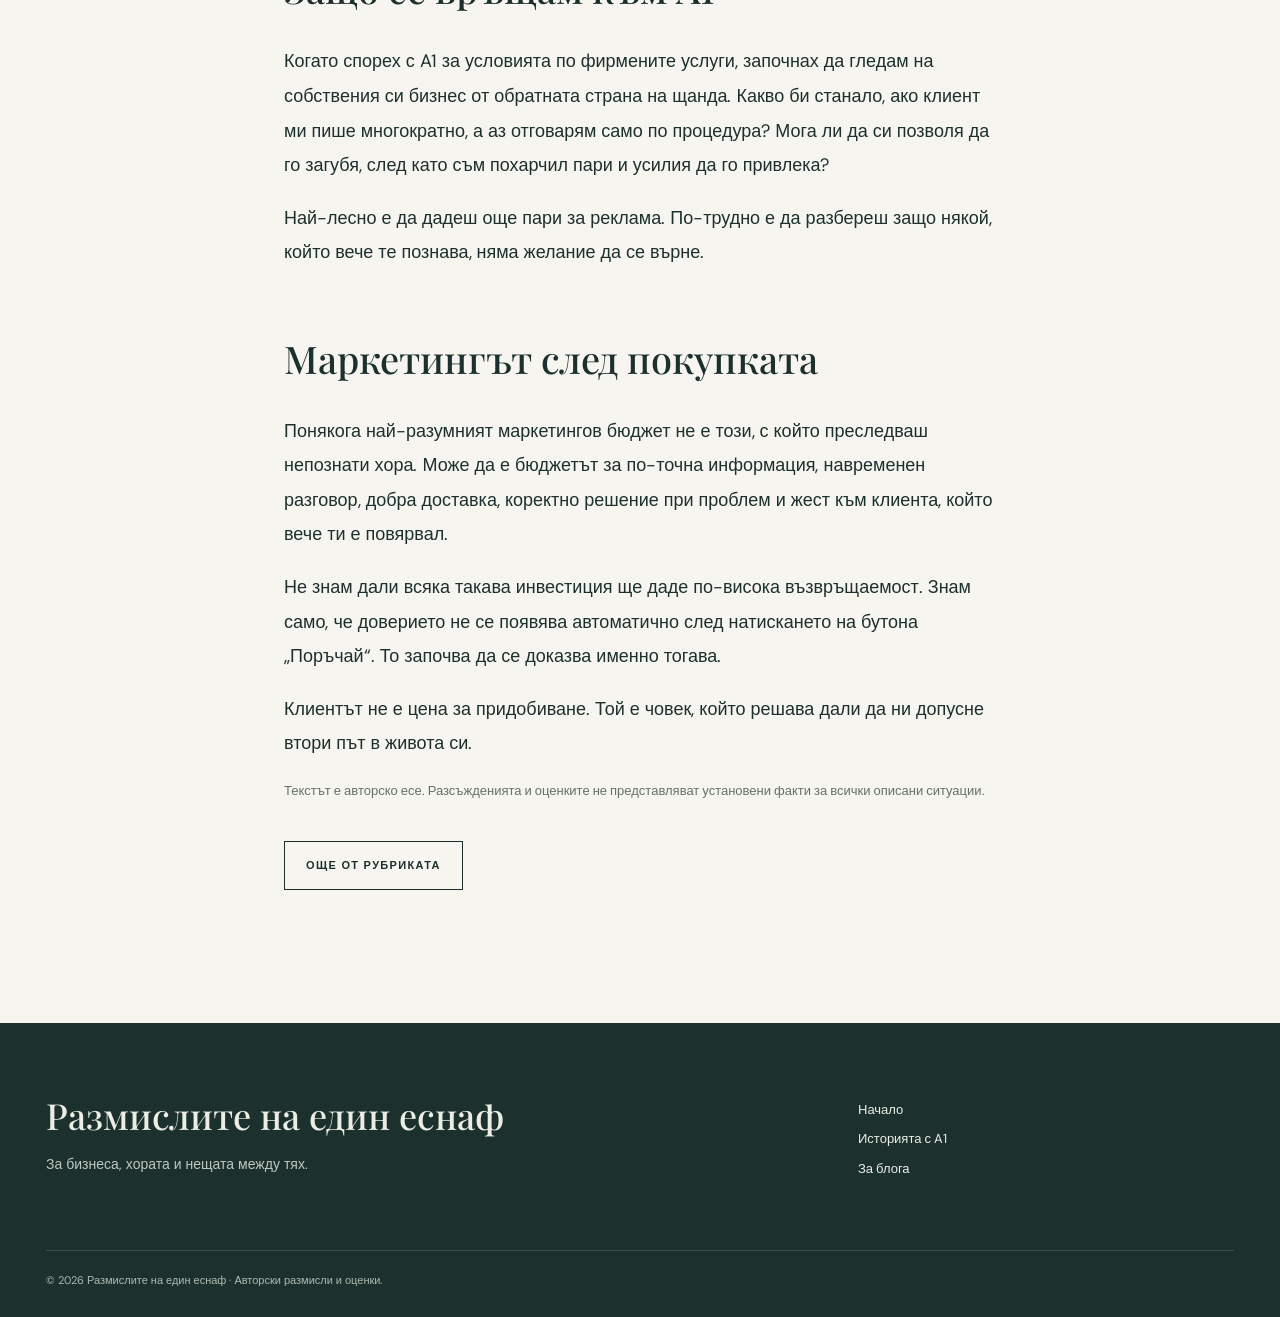
<file: biznes/klientat-ne-e-cena-na-porachka.html>
<!doctype html><html lang="bg"><head><meta charset="utf-8"><meta name="viewport" content="width=device-width,initial-scale=1"><title>Клиентът не е цена на поръчка — Размислите на един еснаф</title><meta name="description" content="Какво научава един търговец, когато погледне отвъд рекламните показатели."><meta property="og:type" content="article"><meta property="og:title" content="Клиентът не е цена на поръчка"><link rel="stylesheet" href="/assets/style.css"><link rel="icon" href="/favicon.svg"></head><body><div class="topline">Независимо авторско издание · България</div><header><div class="masthead"><a href="/">Размислите на един еснаф</a><p>ЗА БИЗНЕСА, ХОРАТА И НЕЩАТА МЕЖДУ ТЯХ</p></div><nav class="nav"><a href="/">Начало</a><a href="/filosofia/">Философия</a><a href="/biznes/" class="active">Бизнес</a><a href="/religia/">Религия</a><a href="/politika/">Политика</a><a href="/ezhednevie/">Ежедневие</a><a href="/istorii/">Истории</a><a href="/za-bloga/">За блога</a></nav></header><main><article class="article-wrap"><span class="eyebrow">Бизнес · 29 октомври 2026 · Авторски размисъл</span><h1>Клиентът не е цена на поръчка</h1><p style="font-family:'Playfair Display',serif;font-size:24px;color:#65716b">Какво научава един търговец, когато погледне отвъд рекламните показатели.</p><h2>Красивите числа</h2><p>В онлайн търговията е лесно да превърнеш деня в таблица. Колко струва рекламата? Колко души са посетили сайта? Колко са сложили продукт в количката? Колко са поръчали? Тези числа са нужни. Без тях решенията се вземат на сляпо.</p><p>Но числата имат слабост: разказват най-добре онова, което вече сме решили да измерваме. Ако измерваме само новите поръчки, можем да не забележим старите клиенти, които тихо са престанали да поръчват.</p><h2>Поръчката още не е доверие</h2><p>В собствения ми онлайн магазин има и друг етап от продажбата: потвърждение по телефона, подготовка, изпращане и надеждата пратката да бъде потърсена. Поръчката на екрана не е същото като успешно завършена продажба.</p><p>Непотърсената пратка има цена. Но още по-интересен е въпросът защо се стига дотам. Дали човекът е размислил? Дали е чакал твърде дълго? Дали сме обещали повече, отколкото сме могли да изпълним? Не всеки отказ е вина на търговеца. Всеки отказ обаче може да ни научи на нещо, ако не го сведем до червено число.</p><h2>Защо се връщам към A1</h2><p>Когато спорех с A1 за условията по фирмените услуги, започнах да гледам на собствения си бизнес от обратната страна на щанда. Какво би станало, ако клиент ми пише многократно, а аз отговарям само по процедура? Мога ли да си позволя да го загубя, след като съм похарчил пари и усилия да го привлека?</p><p>Най-лесно е да дадеш още пари за реклама. По-трудно е да разбереш защо някой, който вече те познава, няма желание да се върне.</p><h2>Маркетингът след покупката</h2><p>Понякога най-разумният маркетингов бюджет не е този, с който преследваш непознати хора. Може да е бюджетът за по-точна информация, навременен разговор, добра доставка, коректно решение при проблем и жест към клиента, който вече ти е повярвал.</p><p>Не знам дали всяка такава инвестиция ще даде по-висока възвръщаемост. Знам само, че доверието не се появява автоматично след натискането на бутона „Поръчай“. То започва да се доказва именно тогава.</p><p>Клиентът не е цена за придобиване. Той е човек, който решава дали да ни допусне втори път в живота си.</p><p class="note">Текстът е авторско есе. Разсъжденията и оценките не представляват установени факти за всички описани ситуации.</p><p><a class="button" href="/biznes/">Още от рубриката</a></p></article></main><footer class="footer"><div class="wrap"><div class="footer-grid"><div><h2>Размислите на един еснаф</h2><p>За бизнеса, хората и нещата между тях.</p></div><div><a href="/">Начало</a><a href="/istorii/a1.html">Историята с A1</a><a href="/za-bloga/">За блога</a></div></div><div class="footnote">© 2026 Размислите на един еснаф · Авторски размисли и оценки.</div></div></footer></body></html>
</file>
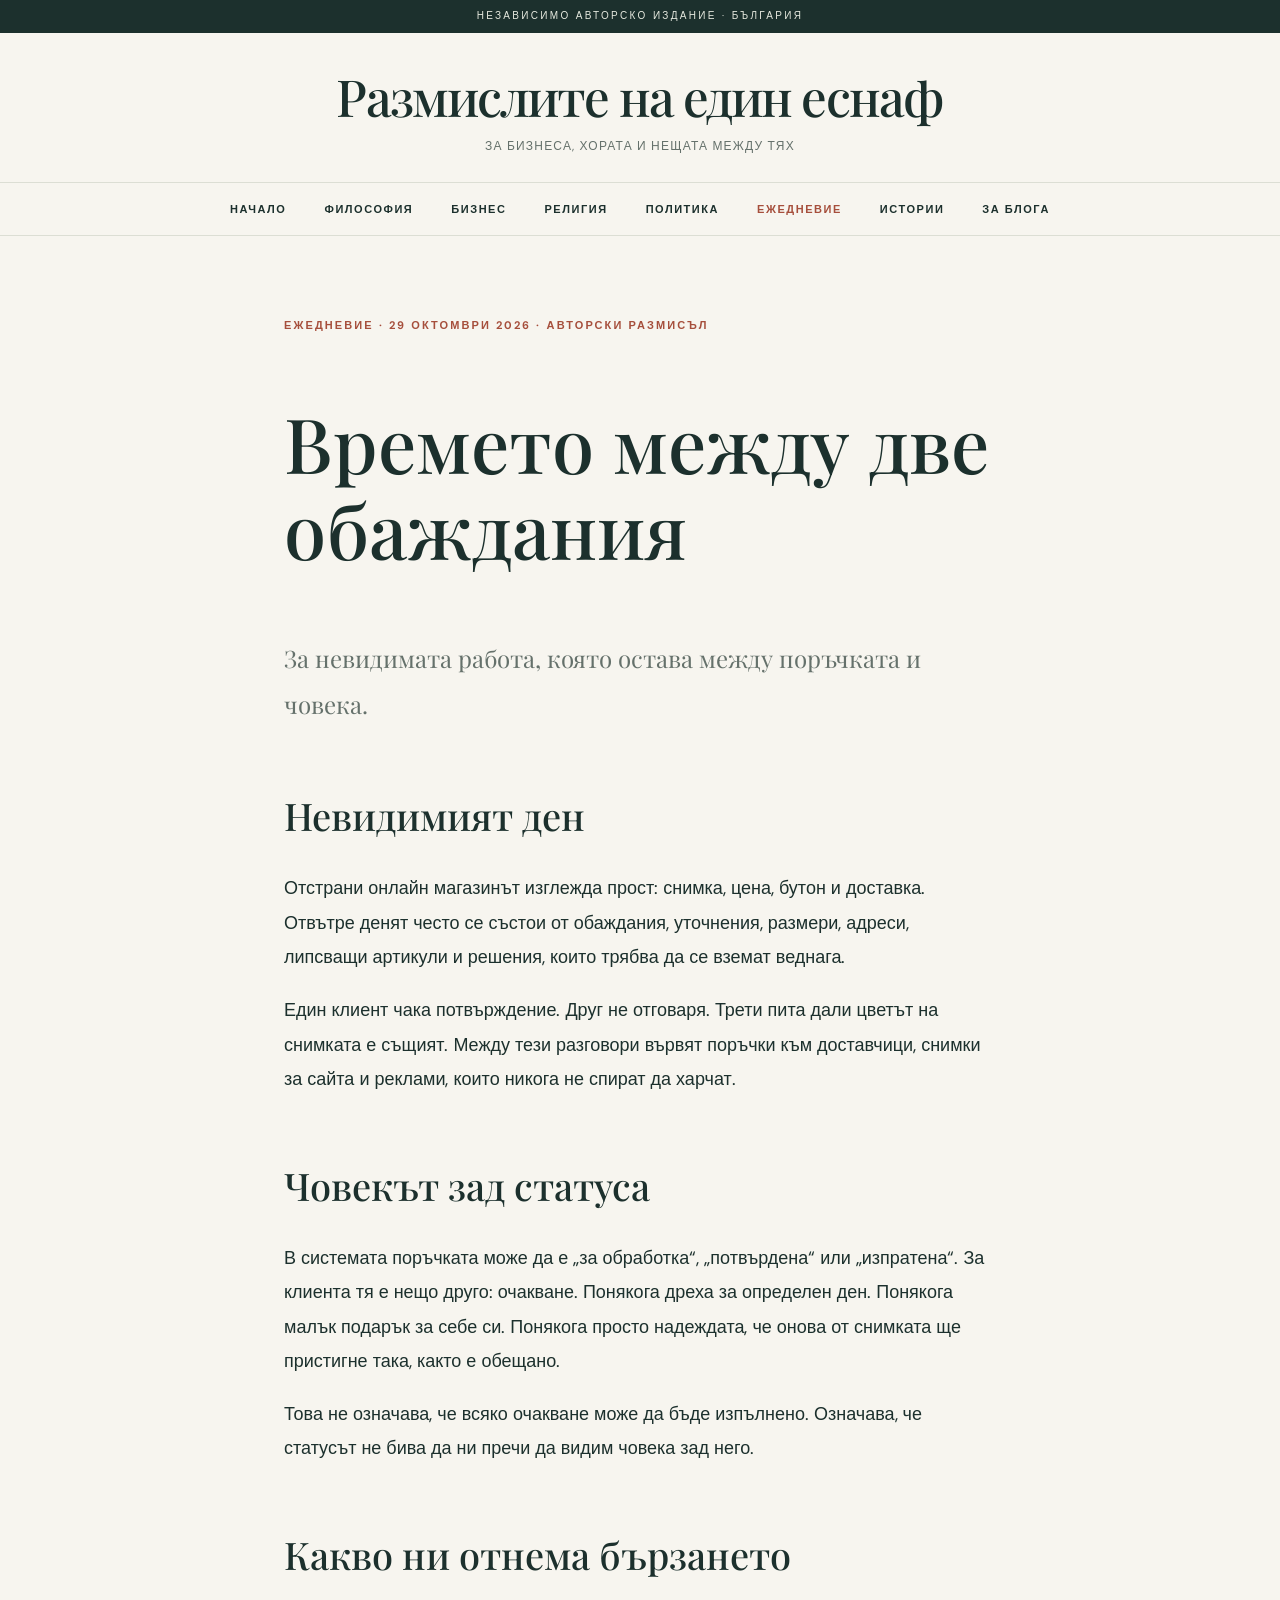
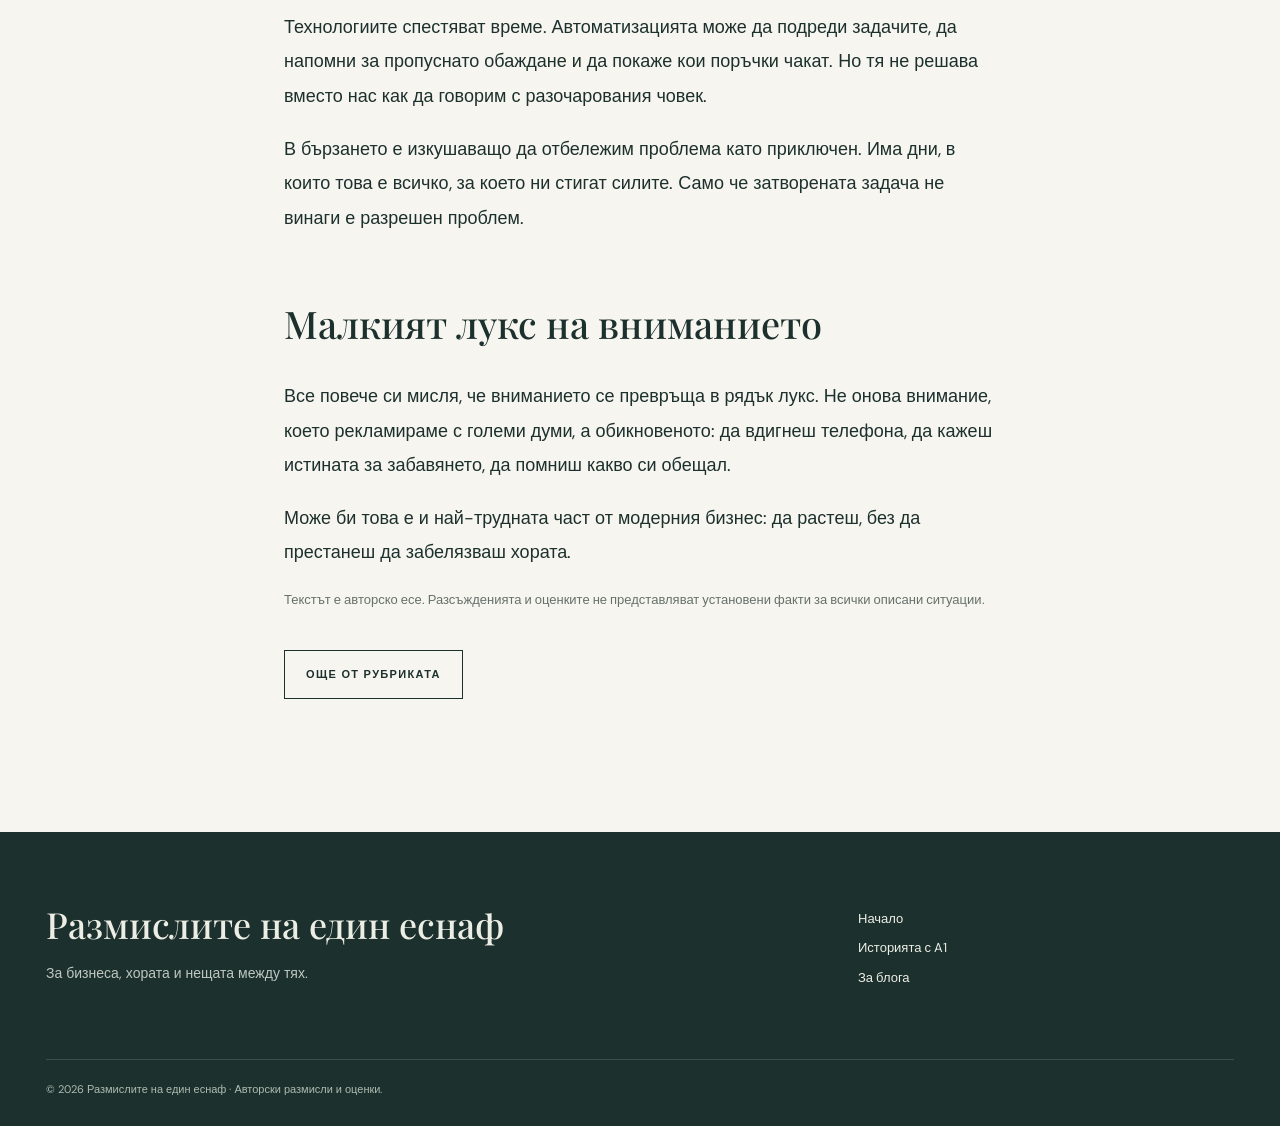
<file: ezhednevie/vremeto-mezhdu-dve-obazhdania.html>
<!doctype html><html lang="bg"><head><meta charset="utf-8"><meta name="viewport" content="width=device-width,initial-scale=1"><title>Времето между две обаждания — Размислите на един еснаф</title><meta name="description" content="За невидимата работа, която остава между поръчката и човека."><meta property="og:type" content="article"><meta property="og:title" content="Времето между две обаждания"><link rel="stylesheet" href="/assets/style.css"><link rel="icon" href="/favicon.svg"></head><body><div class="topline">Независимо авторско издание · България</div><header><div class="masthead"><a href="/">Размислите на един еснаф</a><p>ЗА БИЗНЕСА, ХОРАТА И НЕЩАТА МЕЖДУ ТЯХ</p></div><nav class="nav"><a href="/">Начало</a><a href="/filosofia/">Философия</a><a href="/biznes/">Бизнес</a><a href="/religia/">Религия</a><a href="/politika/">Политика</a><a href="/ezhednevie/" class="active">Ежедневие</a><a href="/istorii/">Истории</a><a href="/za-bloga/">За блога</a></nav></header><main><article class="article-wrap"><span class="eyebrow">Ежедневие · 29 октомври 2026 · Авторски размисъл</span><h1>Времето между две обаждания</h1><p style="font-family:'Playfair Display',serif;font-size:24px;color:#65716b">За невидимата работа, която остава между поръчката и човека.</p><h2>Невидимият ден</h2><p>Отстрани онлайн магазинът изглежда прост: снимка, цена, бутон и доставка. Отвътре денят често се състои от обаждания, уточнения, размери, адреси, липсващи артикули и решения, които трябва да се вземат веднага.</p><p>Един клиент чака потвърждение. Друг не отговаря. Трети пита дали цветът на снимката е същият. Между тези разговори вървят поръчки към доставчици, снимки за сайта и реклами, които никога не спират да харчат.</p><h2>Човекът зад статуса</h2><p>В системата поръчката може да е „за обработка“, „потвърдена“ или „изпратена“. За клиента тя е нещо друго: очакване. Понякога дреха за определен ден. Понякога малък подарък за себе си. Понякога просто надеждата, че онова от снимката ще пристигне така, както е обещано.</p><p>Това не означава, че всяко очакване може да бъде изпълнено. Означава, че статусът не бива да ни пречи да видим човека зад него.</p><h2>Какво ни отнема бързането</h2><p>Технологиите спестяват време. Автоматизацията може да подреди задачите, да напомни за пропуснато обаждане и да покаже кои поръчки чакат. Но тя не решава вместо нас как да говорим с разочарования човек.</p><p>В бързането е изкушаващо да отбележим проблема като приключен. Има дни, в които това е всичко, за което ни стигат силите. Само че затворената задача не винаги е разрешен проблем.</p><h2>Малкият лукс на вниманието</h2><p>Все повече си мисля, че вниманието се превръща в рядък лукс. Не онова внимание, което рекламираме с големи думи, а обикновеното: да вдигнеш телефона, да кажеш истината за забавянето, да помниш какво си обещал.</p><p>Може би това е и най-трудната част от модерния бизнес: да растеш, без да престанеш да забелязваш хората.</p><p class="note">Текстът е авторско есе. Разсъжденията и оценките не представляват установени факти за всички описани ситуации.</p><p><a class="button" href="/ezhednevie/">Още от рубриката</a></p></article></main><footer class="footer"><div class="wrap"><div class="footer-grid"><div><h2>Размислите на един еснаф</h2><p>За бизнеса, хората и нещата между тях.</p></div><div><a href="/">Начало</a><a href="/istorii/a1.html">Историята с A1</a><a href="/za-bloga/">За блога</a></div></div><div class="footnote">© 2026 Размислите на един еснаф · Авторски размисли и оценки.</div></div></footer></body></html>
</file>
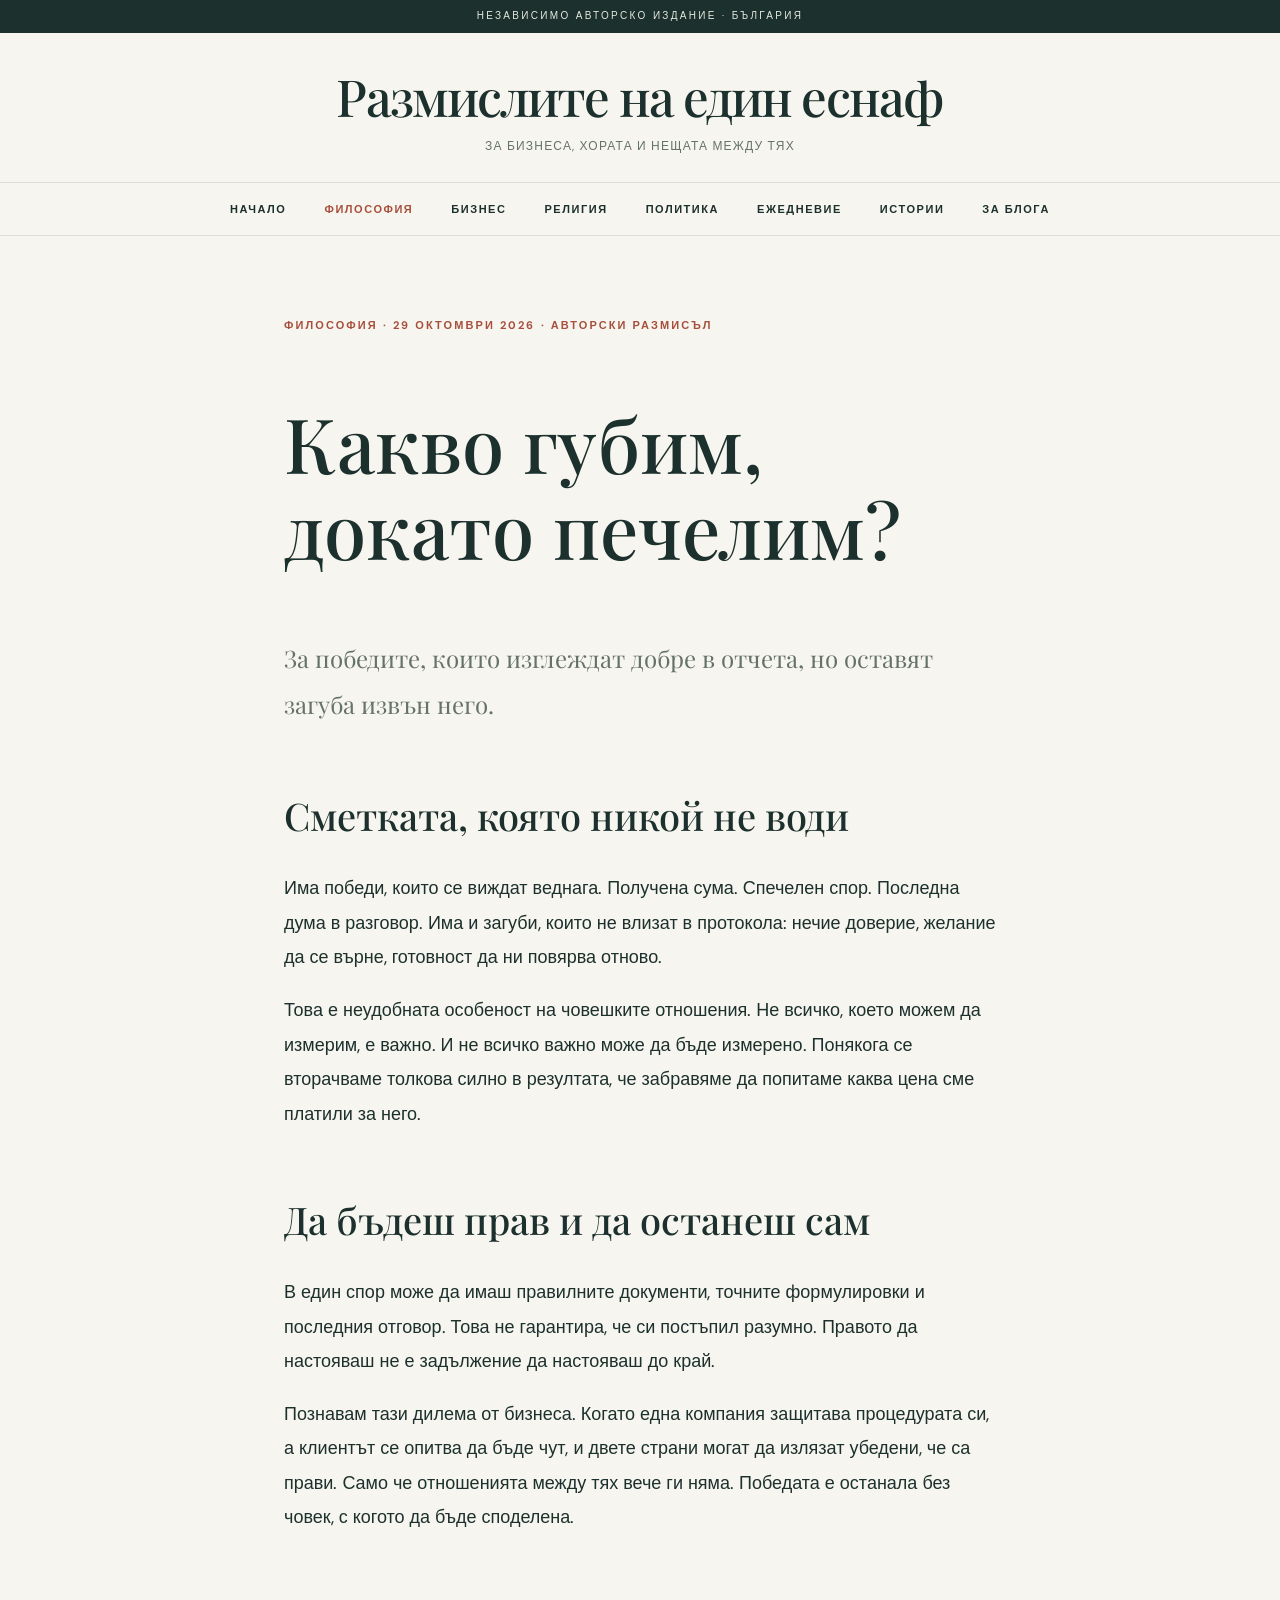
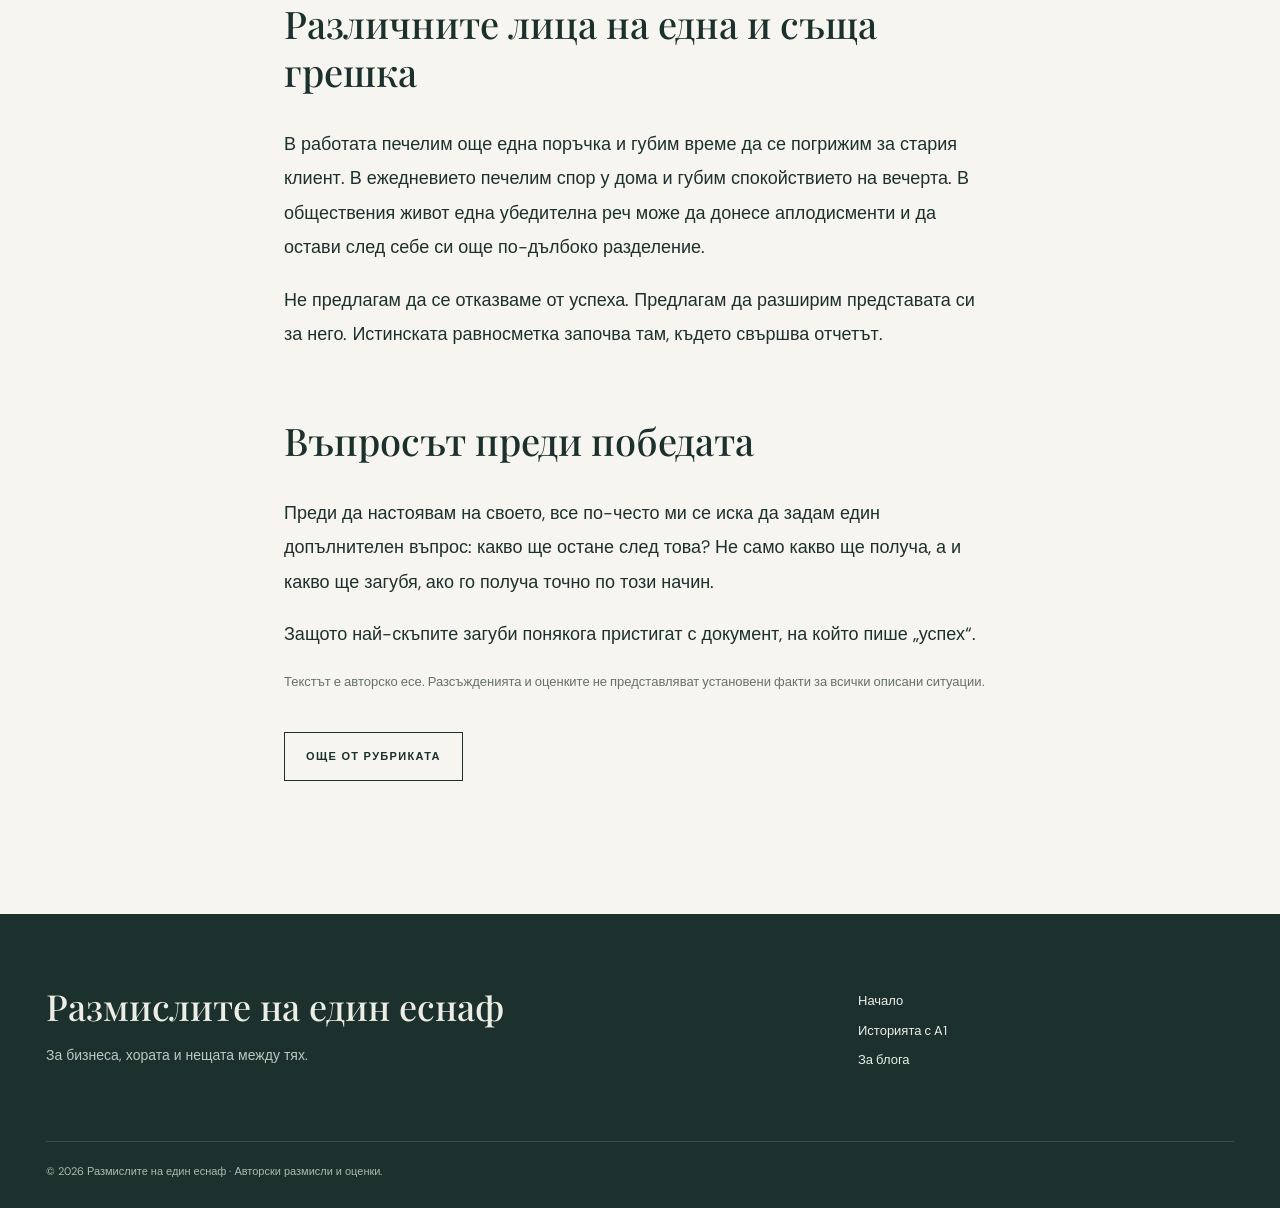
<file: filosofia/kakvo-gubim-dokato-pechelim.html>
<!doctype html><html lang="bg"><head><meta charset="utf-8"><meta name="viewport" content="width=device-width,initial-scale=1"><title>Какво губим, докато печелим? — Размислите на един еснаф</title><meta name="description" content="За победите, които изглеждат добре в отчета, но оставят загуба извън него."><meta property="og:type" content="article"><meta property="og:title" content="Какво губим, докато печелим?"><link rel="stylesheet" href="/assets/style.css"><link rel="icon" href="/favicon.svg"></head><body><div class="topline">Независимо авторско издание · България</div><header><div class="masthead"><a href="/">Размислите на един еснаф</a><p>ЗА БИЗНЕСА, ХОРАТА И НЕЩАТА МЕЖДУ ТЯХ</p></div><nav class="nav"><a href="/">Начало</a><a href="/filosofia/" class="active">Философия</a><a href="/biznes/">Бизнес</a><a href="/religia/">Религия</a><a href="/politika/">Политика</a><a href="/ezhednevie/">Ежедневие</a><a href="/istorii/">Истории</a><a href="/za-bloga/">За блога</a></nav></header><main><article class="article-wrap"><span class="eyebrow">Философия · 29 октомври 2026 · Авторски размисъл</span><h1>Какво губим, докато печелим?</h1><p style="font-family:'Playfair Display',serif;font-size:24px;color:#65716b">За победите, които изглеждат добре в отчета, но оставят загуба извън него.</p><h2>Сметката, която никой не води</h2><p>Има победи, които се виждат веднага. Получена сума. Спечелен спор. Последна дума в разговор. Има и загуби, които не влизат в протокола: нечие доверие, желание да се върне, готовност да ни повярва отново.</p><p>Това е неудобната особеност на човешките отношения. Не всичко, което можем да измерим, е важно. И не всичко важно може да бъде измерено. Понякога се вторачваме толкова силно в резултата, че забравяме да попитаме каква цена сме платили за него.</p><h2>Да бъдеш прав и да останеш сам</h2><p>В един спор може да имаш правилните документи, точните формулировки и последния отговор. Това не гарантира, че си постъпил разумно. Правото да настояваш не е задължение да настояваш до край.</p><p>Познавам тази дилема от бизнеса. Когато една компания защитава процедурата си, а клиентът се опитва да бъде чут, и двете страни могат да излязат убедени, че са прави. Само че отношенията между тях вече ги няма. Победата е останала без човек, с когото да бъде споделена.</p><h2>Различните лица на една и съща грешка</h2><p>В работата печелим още една поръчка и губим време да се погрижим за стария клиент. В ежедневието печелим спор у дома и губим спокойствието на вечерта. В обществения живот една убедителна реч може да донесе аплодисменти и да остави след себе си още по-дълбоко разделение.</p><p>Не предлагам да се отказваме от успеха. Предлагам да разширим представата си за него. Истинската равносметка започва там, където свършва отчетът.</p><h2>Въпросът преди победата</h2><p>Преди да настоявам на своето, все по-често ми се иска да задам един допълнителен въпрос: какво ще остане след това? Не само какво ще получа, а и какво ще загубя, ако го получа точно по този начин.</p><p>Защото най-скъпите загуби понякога пристигат с документ, на който пише „успех“.</p><p class="note">Текстът е авторско есе. Разсъжденията и оценките не представляват установени факти за всички описани ситуации.</p><p><a class="button" href="/filosofia/">Още от рубриката</a></p></article></main><footer class="footer"><div class="wrap"><div class="footer-grid"><div><h2>Размислите на един еснаф</h2><p>За бизнеса, хората и нещата между тях.</p></div><div><a href="/">Начало</a><a href="/istorii/a1.html">Историята с A1</a><a href="/za-bloga/">За блога</a></div></div><div class="footnote">© 2026 Размислите на един еснаф · Авторски размисли и оценки.</div></div></footer></body></html>
</file>
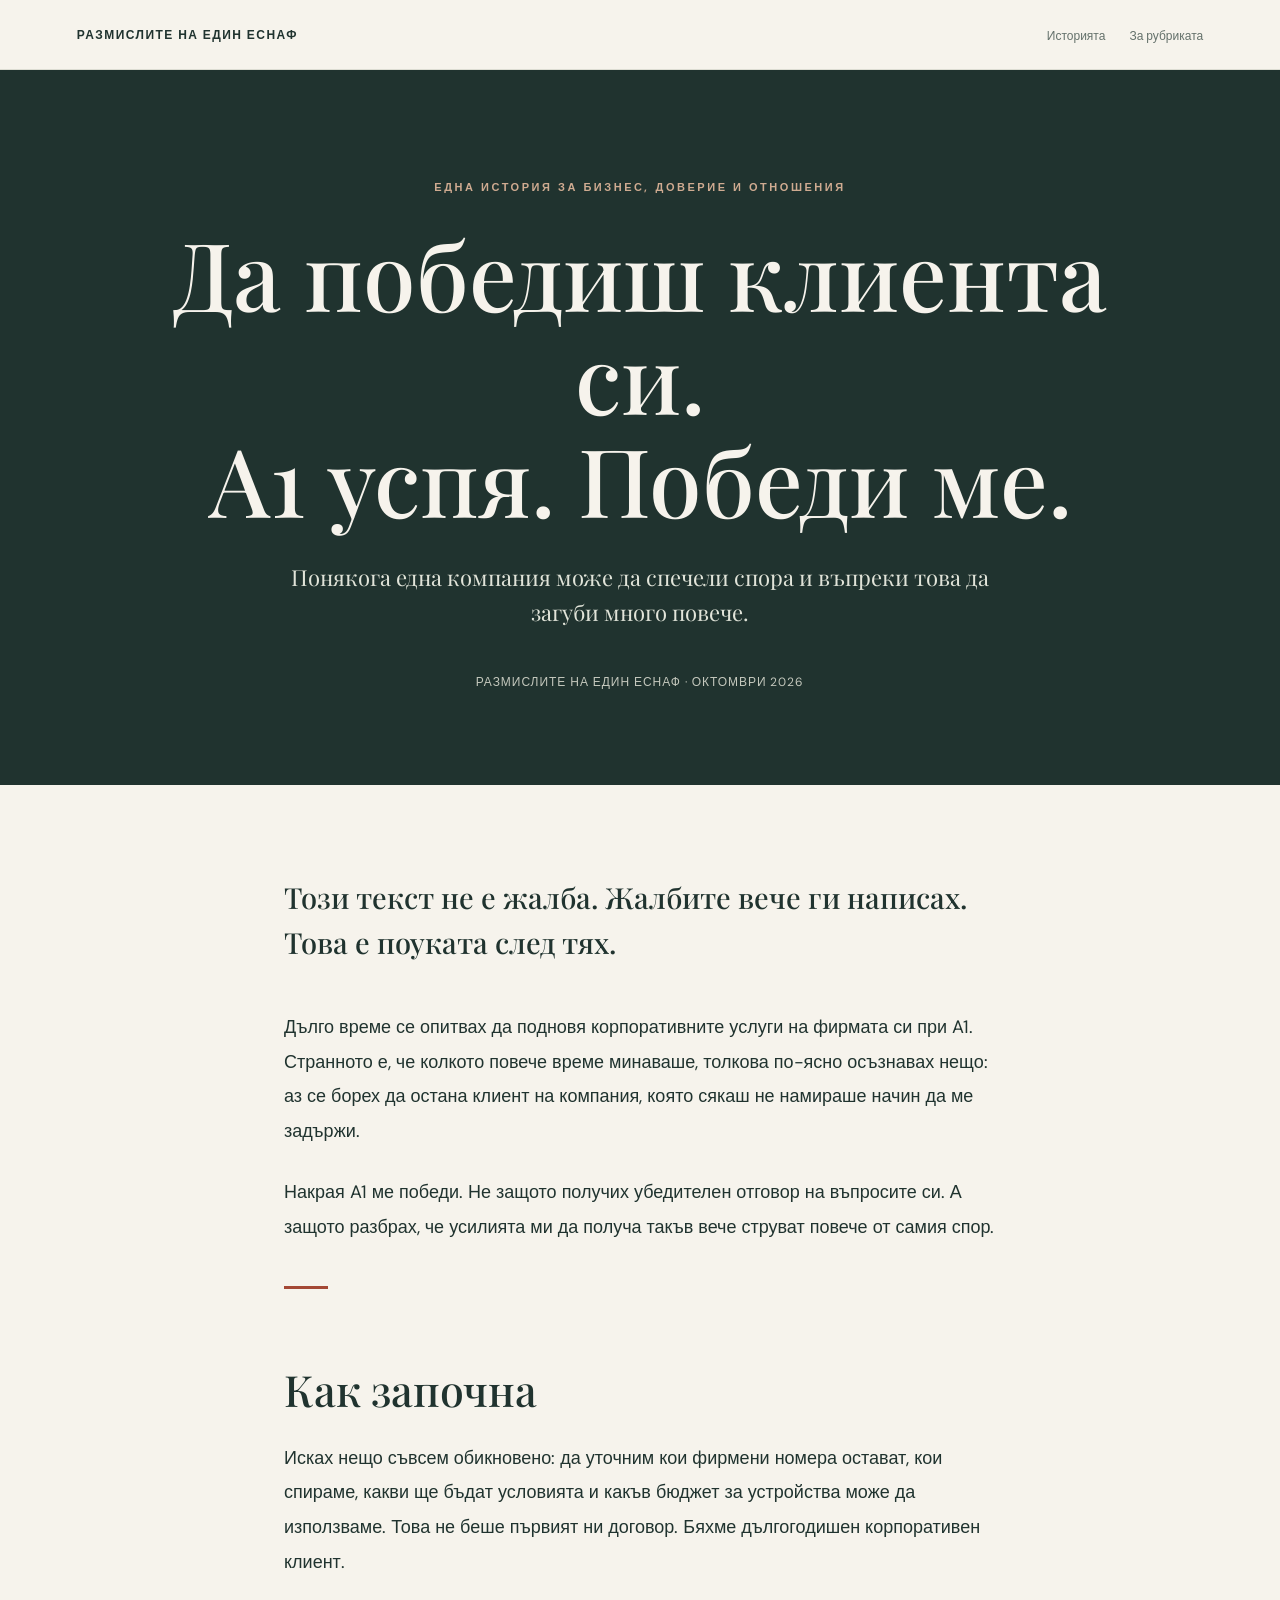
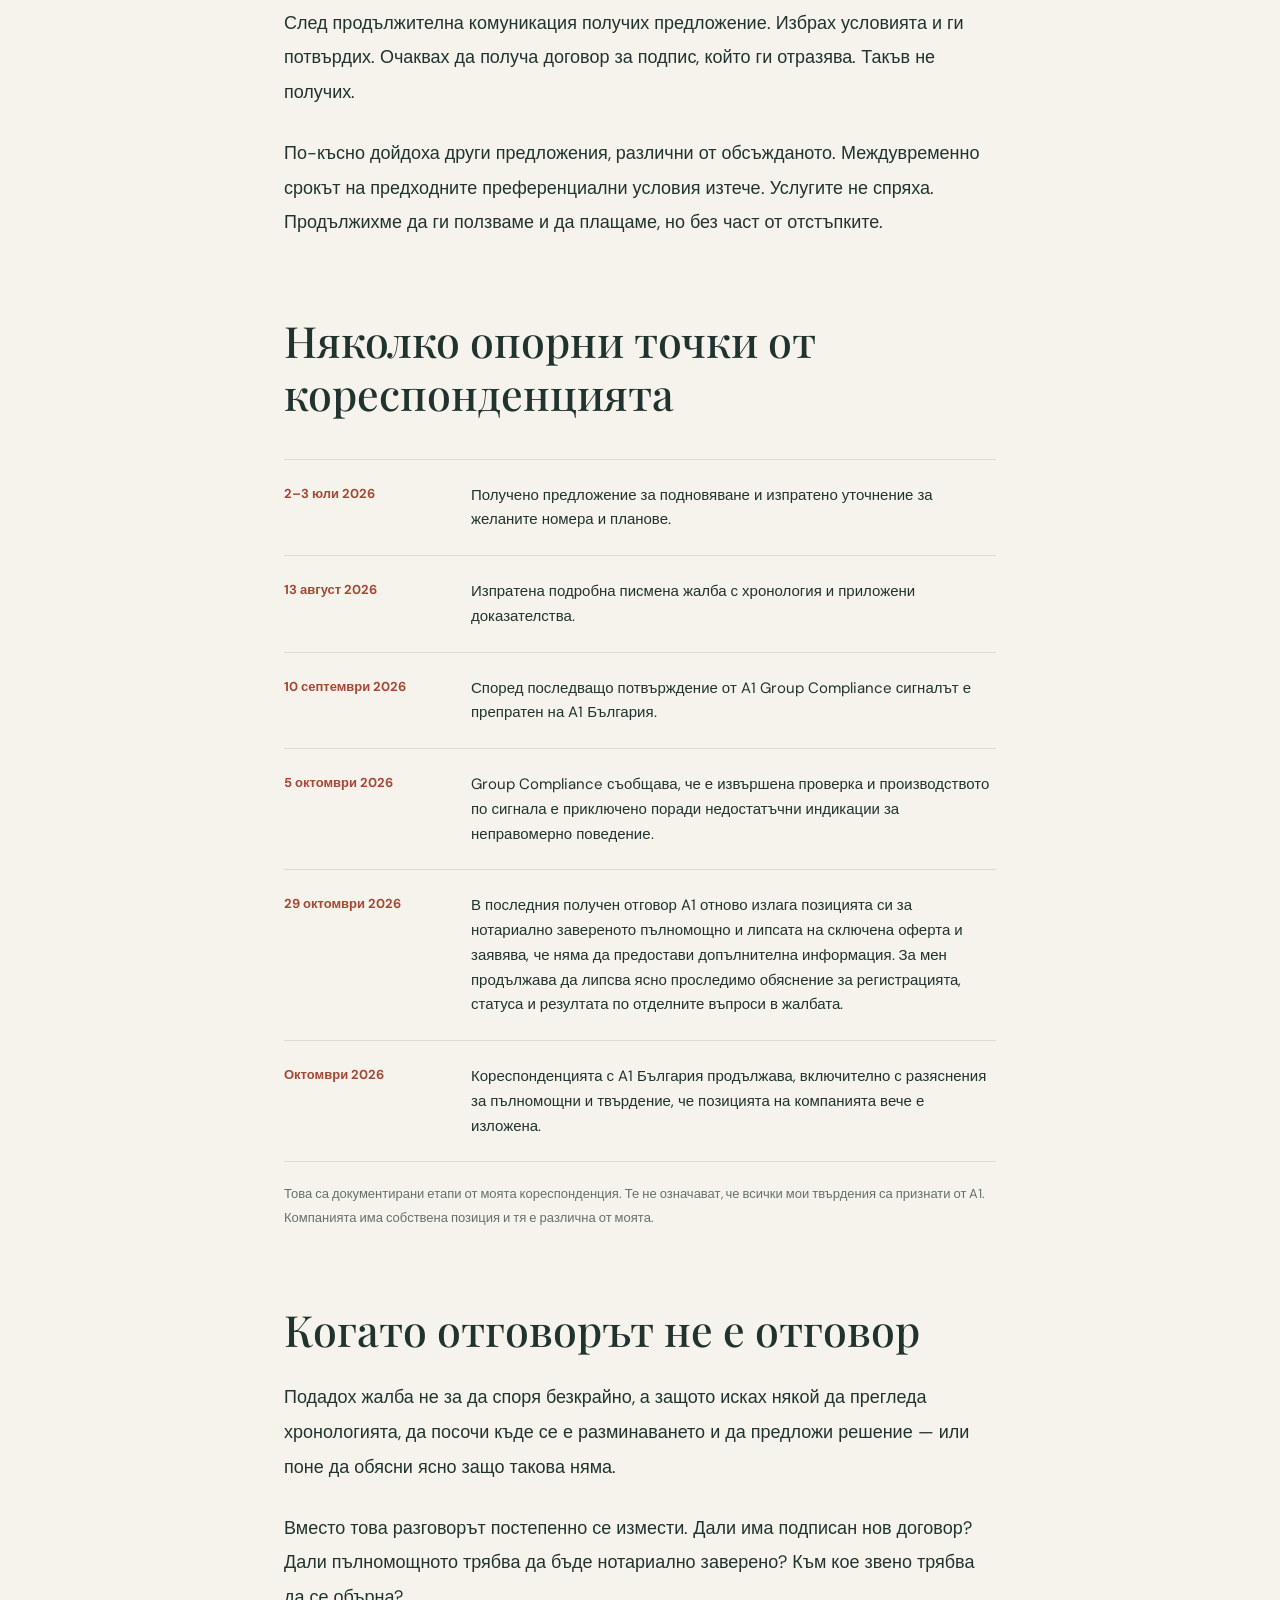
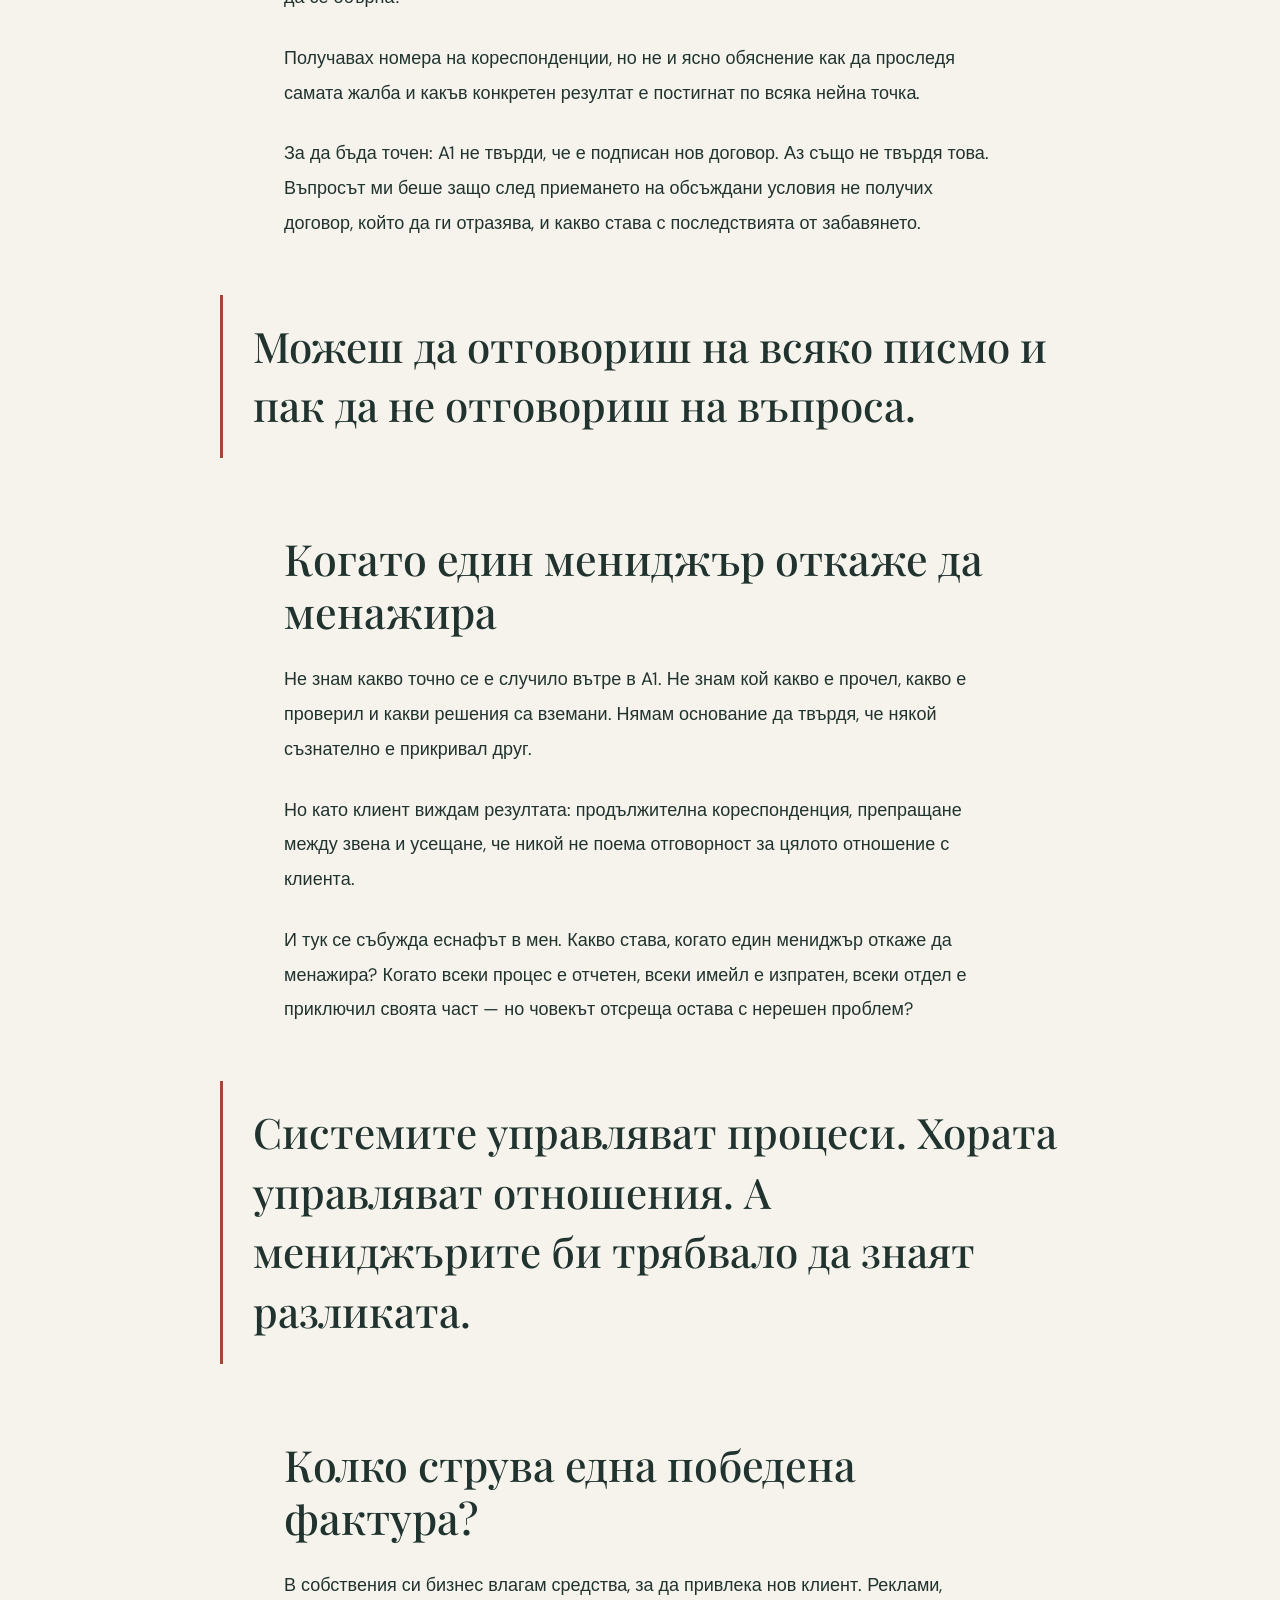
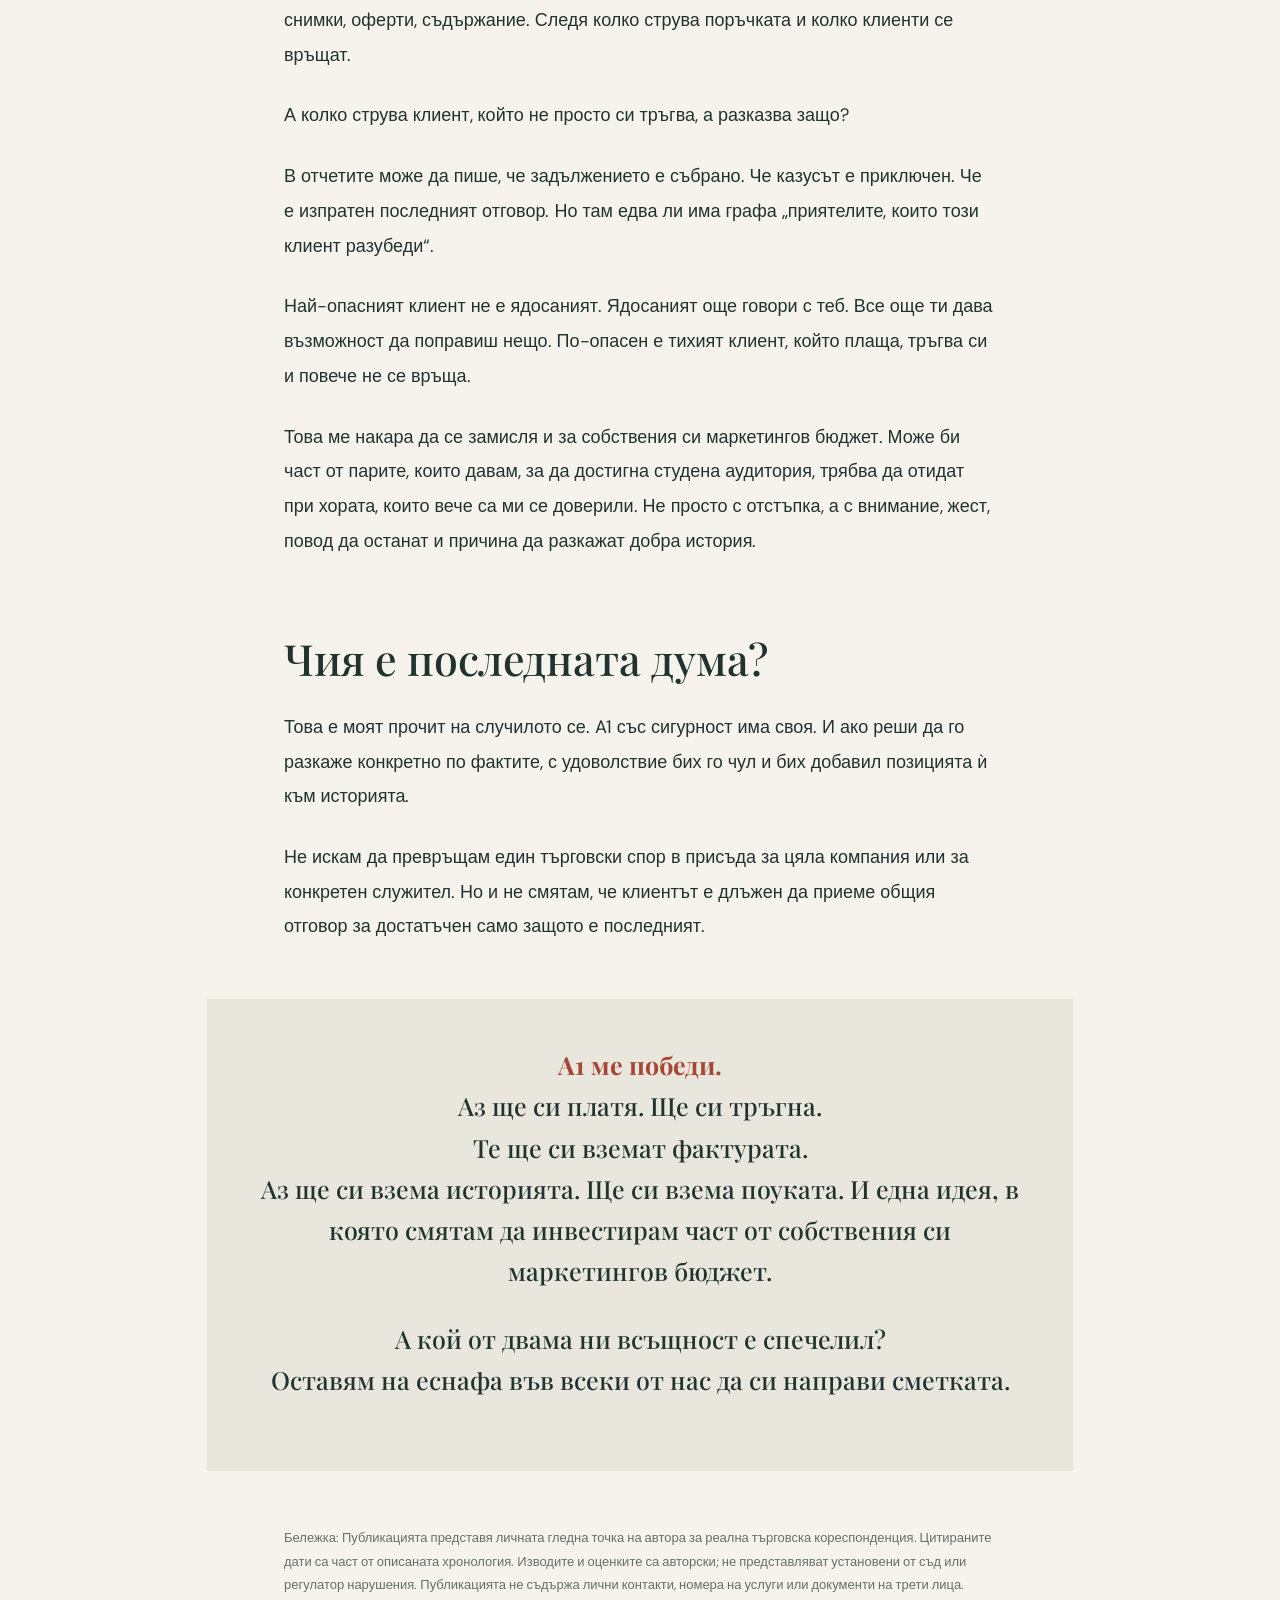
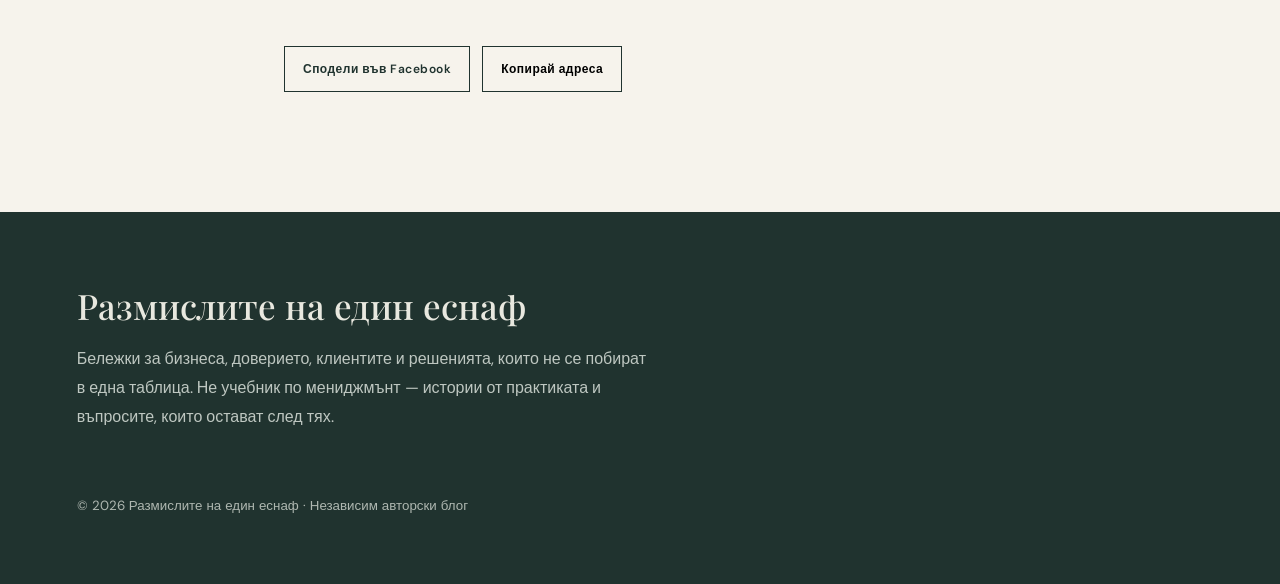
<file: istorii/a1.html>
<!doctype html>
<html lang="bg"><head><meta charset="utf-8"><meta name="viewport" content="width=device-width,initial-scale=1">
<title>Да победиш клиента си. A1 успя. Победи ме. — Размислите на един еснаф</title>
<meta name="description" content="Една история за бизнес, доверие, корпоративно обслужване и цената на изгубения клиент.">
<meta property="og:type" content="article"><meta property="og:title" content="Да победиш клиента си. A1 успя. Победи ме."><meta property="og:description" content="Понякога една компания може да спечели спора и да загуби много повече.">
<link rel="preconnect" href="https://fonts.googleapis.com"><link rel="preconnect" href="https://fonts.gstatic.com" crossorigin>
<link href="https://fonts.googleapis.com/css2?family=DM+Sans:wght@400;500;600;700&family=Playfair+Display:wght@400;500;600;700&display=swap" rel="stylesheet">
<style>
:root{--ink:#20332f;--paper:#f6f3ec;--accent:#a44835;--muted:#64716b;--line:#dcdcd2}*{box-sizing:border-box}html{scroll-behavior:smooth}body{margin:0;background:var(--paper);color:var(--ink);font-family:'DM Sans',sans-serif;-webkit-font-smoothing:antialiased}a{color:inherit}header{border-bottom:1px solid var(--line);padding:24px max(6vw,24px);display:flex;justify-content:space-between;align-items:center;gap:20px}.brand{font-weight:700;letter-spacing:.12em;font-size:12px;text-decoration:none;text-transform:uppercase}nav a{font-size:12px;text-decoration:none;margin-left:24px;color:var(--muted)}.hero{padding:110px 24px 95px;text-align:center;background:var(--ink);color:var(--paper)}.eyebrow{font-size:11px;letter-spacing:.23em;text-transform:uppercase;font-weight:700;color:#cfab91}.hero h1{font:500 clamp(46px,7.4vw,104px)/1.09 'Playfair Display',serif;max-width:1050px;margin:28px auto}.hero p{font:400 clamp(17px,2vw,22px)/1.6 'Playfair Display',serif;max-width:700px;margin:28px auto;color:#e1e4d9}.meta{font-size:12px;color:#c4c8bd;margin-top:44px;letter-spacing:.08em}.article{max-width:760px;margin:0 auto;padding:90px 24px 120px}.article p{font-size:18px;line-height:1.93;margin:0 0 26px}.lead{font:500 29px/1.55 'Playfair Display',serif!important;margin-bottom:45px!important}.article h2{font:500 clamp(30px,4vw,43px)/1.24 'Playfair Display',serif;margin:74px 0 24px}.rule{width:44px;height:3px;background:var(--accent);margin:42px 0}.quote{font:500 clamp(27px,4vw,42px)/1.42 'Playfair Display',serif;margin:54px -5vw;padding:22px 0 22px 30px;border-left:3px solid var(--accent)}.timeline{border-top:1px solid var(--line);margin:38px 0 20px}.event{display:grid;grid-template-columns:165px 1fr;gap:22px;border-bottom:1px solid var(--line);padding:23px 0;font-size:15px;line-height:1.65}.event strong{font-size:13px;color:var(--accent)}.note{font-size:13px!important;color:var(--muted);line-height:1.8!important}.closing{background:#e9e7dd;padding:45px;margin:55px -6vw;text-align:center}.closing p{font:500 25px/1.65 'Playfair Display',serif}.closing strong{color:var(--accent)}.share{display:flex;gap:12px;flex-wrap:wrap;margin-top:50px}.share a,.share button{font:600 12px 'DM Sans',sans-serif;letter-spacing:.04em;border:1px solid var(--ink);padding:14px 18px;background:transparent;text-decoration:none;cursor:pointer}.share a:hover,.share button:hover{background:var(--ink);color:white}footer{background:var(--ink);color:#e8e8df;padding:70px max(6vw,24px)}footer h2{font:500 35px 'Playfair Display',serif;margin:0 0 15px}footer p{max-width:570px;line-height:1.8;color:#bec7c1}footer small{display:block;margin-top:65px;color:#aeb7b0}@media(max-width:650px){header{padding:20px}.brand{font-size:10px}nav a{margin-left:10px;font-size:11px}.hero{padding:85px 22px 75px}.article{padding:65px 24px 85px}.article p{font-size:17px}.lead{font-size:25px!important}.event{grid-template-columns:1fr;gap:4px}.quote{margin:40px 0;font-size:29px}.closing{margin:45px -14px;padding:32px 22px}.closing p{font-size:22px}}
</style></head><body>
<header><a class="brand" href="/">Размислите на един еснаф</a><nav><a href="#story">Историята</a><a href="#about">За рубриката</a></nav></header>
<main><section class="hero"><div class="eyebrow">Една история за бизнес, доверие и отношения</div><h1>Да победиш клиента си.<br>A1 успя. Победи ме.</h1><p>Понякога една компания може да спечели спора и въпреки това да загуби много повече.</p><div class="meta">РАЗМИСЛИТЕ НА ЕДИН ЕСНАФ · ОКТОМВРИ 2026</div></section>
<article class="article" id="story"><p class="lead">Този текст не е жалба. Жалбите вече ги написах. Това е поуката след тях.</p>
<p>Дълго време се опитвах да подновя корпоративните услуги на фирмата си при A1. Странното е, че колкото повече време минаваше, толкова по-ясно осъзнавах нещо: аз се борех да остана клиент на компания, която сякаш не намираше начин да ме задържи.</p>
<p>Накрая A1 ме победи. Не защото получих убедителен отговор на въпросите си. А защото разбрах, че усилията ми да получа такъв вече струват повече от самия спор.</p>
<div class="rule"></div><h2>Как започна</h2>
<p>Исках нещо съвсем обикновено: да уточним кои фирмени номера остават, кои спираме, какви ще бъдат условията и какъв бюджет за устройства може да използваме. Това не беше първият ни договор. Бяхме дългогодишен корпоративен клиент.</p>
<p>След продължителна комуникация получих предложение. Избрах условията и ги потвърдих. Очаквах да получа договор за подпис, който ги отразява. Такъв не получих.</p>
<p>По-късно дойдоха други предложения, различни от обсъжданото. Междувременно срокът на предходните преференциални условия изтече. Услугите не спряха. Продължихме да ги ползваме и да плащаме, но без част от отстъпките.</p>
<h2>Няколко опорни точки от кореспонденцията</h2><div class="timeline">
<div class="event"><strong>2–3 юли 2026</strong><span>Получено предложение за подновяване и изпратено уточнение за желаните номера и планове.</span></div>
<div class="event"><strong>13 август 2026</strong><span>Изпратена подробна писмена жалба с хронология и приложени доказателства.</span></div>
<div class="event"><strong>10 септември 2026</strong><span>Според последващо потвърждение от A1 Group Compliance сигналът е препратен на A1 България.</span></div>
<div class="event"><strong>5 октомври 2026</strong><span>Group Compliance съобщава, че е извършена проверка и производството по сигнала е приключено поради недостатъчни индикации за неправомерно поведение.</span></div>
<div class="event"><strong>29 октомври 2026</strong><span>В последния получен отговор A1 отново излага позицията си за нотариално завереното пълномощно и липсата на сключена оферта и заявява, че няма да предостави допълнителна информация. За мен продължава да липсва ясно проследимо обяснение за регистрацията, статуса и резултата по отделните въпроси в жалбата.</span></div><div class="event"><strong>Октомври 2026</strong><span>Кореспонденцията с A1 България продължава, включително с разяснения за пълномощни и твърдение, че позицията на компанията вече е изложена.</span></div>
</div>
<p class="note">Това са документирани етапи от моята кореспонденция. Те не означават, че всички мои твърдения са признати от A1. Компанията има собствена позиция и тя е различна от моята.</p>
<h2>Когато отговорът не е отговор</h2>
<p>Подадох жалба не за да споря безкрайно, а защото исках някой да прегледа хронологията, да посочи къде се е разминаването и да предложи решение — или поне да обясни ясно защо такова няма.</p>
<p>Вместо това разговорът постепенно се измести. Дали има подписан нов договор? Дали пълномощното трябва да бъде нотариално заверено? Към кое звено трябва да се обърна?</p>
<p>Получавах номера на кореспонденции, но не и ясно обяснение как да проследя самата жалба и какъв конкретен резултат е постигнат по всяка нейна точка.</p>
<p>За да бъда точен: A1 не твърди, че е подписан нов договор. Аз също не твърдя това. Въпросът ми беше защо след приемането на обсъждани условия не получих договор, който да ги отразява, и какво става с последствията от забавянето.</p>
<blockquote class="quote">Можеш да отговориш на всяко писмо и пак да не отговориш на въпроса.</blockquote>
<h2>Когато един мениджър откаже да менажира</h2>
<p>Не знам какво точно се е случило вътре в A1. Не знам кой какво е прочел, какво е проверил и какви решения са вземани. Нямам основание да твърдя, че някой съзнателно е прикривал друг.</p>
<p>Но като клиент виждам резултата: продължителна кореспонденция, препращане между звена и усещане, че никой не поема отговорност за цялото отношение с клиента.</p>
<p>И тук се събужда еснафът в мен. Какво става, когато един мениджър откаже да менажира? Когато всеки процес е отчетен, всеки имейл е изпратен, всеки отдел е приключил своята част — но човекът отсреща остава с нерешен проблем?</p>
<blockquote class="quote">Системите управляват процеси. Хората управляват отношения. А мениджърите би трябвало да знаят разликата.</blockquote>
<h2>Колко струва една победена фактура?</h2>
<p>В собствения си бизнес влагам средства, за да привлека нов клиент. Реклами, снимки, оферти, съдържание. Следя колко струва поръчката и колко клиенти се връщат.</p>
<p>А колко струва клиент, който не просто си тръгва, а разказва защо?</p>
<p>В отчетите може да пише, че задължението е събрано. Че казусът е приключен. Че е изпратен последният отговор. Но там едва ли има графа „приятелите, които този клиент разубеди“.</p>
<p>Най-опасният клиент не е ядосаният. Ядосаният още говори с теб. Все още ти дава възможност да поправиш нещо. По-опасен е тихият клиент, който плаща, тръгва си и повече не се връща.</p>
<p>Това ме накара да се замисля и за собствения си маркетингов бюджет. Може би част от парите, които давам, за да достигна студена аудитория, трябва да отидат при хората, които вече са ми се доверили. Не просто с отстъпка, а с внимание, жест, повод да останат и причина да разкажат добра история.</p>
<h2>Чия е последната дума?</h2>
<p>Това е моят прочит на случилото се. A1 със сигурност има своя. И ако реши да го разкаже конкретно по фактите, с удоволствие бих го чул и бих добавил позицията ѝ към историята.</p>
<p>Не искам да превръщам един търговски спор в присъда за цяла компания или за конкретен служител. Но и не смятам, че клиентът е длъжен да приеме общия отговор за достатъчен само защото е последният.</p>
<div class="closing"><p><strong>A1 ме победи.</strong><br>Аз ще си платя. Ще си тръгна.<br>Те ще си вземат фактурата.<br>Аз ще си взема историята. Ще си взема поуката. И една идея, в която смятам да инвестирам част от собствения си маркетингов бюджет.</p><p>А кой от двама ни всъщност е спечелил?<br>Оставям на еснафа във всеки от нас да си направи сметката.</p></div>
<p class="note">Бележка: Публикацията представя личната гледна точка на автора за реална търговска кореспонденция. Цитираните дати са част от описаната хронология. Изводите и оценките са авторски; не представляват установени от съд или регулатор нарушения. Публикацията не съдържа лични контакти, номера на услуги или документи на трети лица.</p>
<div class="share"><a id="fb" href="https://www.facebook.com/sharer/sharer.php" target="_blank" rel="noopener">Сподели във Facebook</a><button id="copy">Копирай адреса</button></div>
</article></main><footer id="about"><h2>Размислите на един еснаф</h2><p>Бележки за бизнеса, доверието, клиентите и решенията, които не се побират в една таблица. Не учебник по мениджмънт — истории от практиката и въпросите, които остават след тях.</p><small>© 2026 Размислите на един еснаф · Независим авторски блог</small></footer>
<script>document.getElementById('fb').href='https://www.facebook.com/sharer/sharer.php?u='+encodeURIComponent(location.href);document.getElementById('copy').onclick=()=>navigator.clipboard.writeText(location.href).then(()=>alert('Адресът е копиран'));</script>
</body></html>
</file>
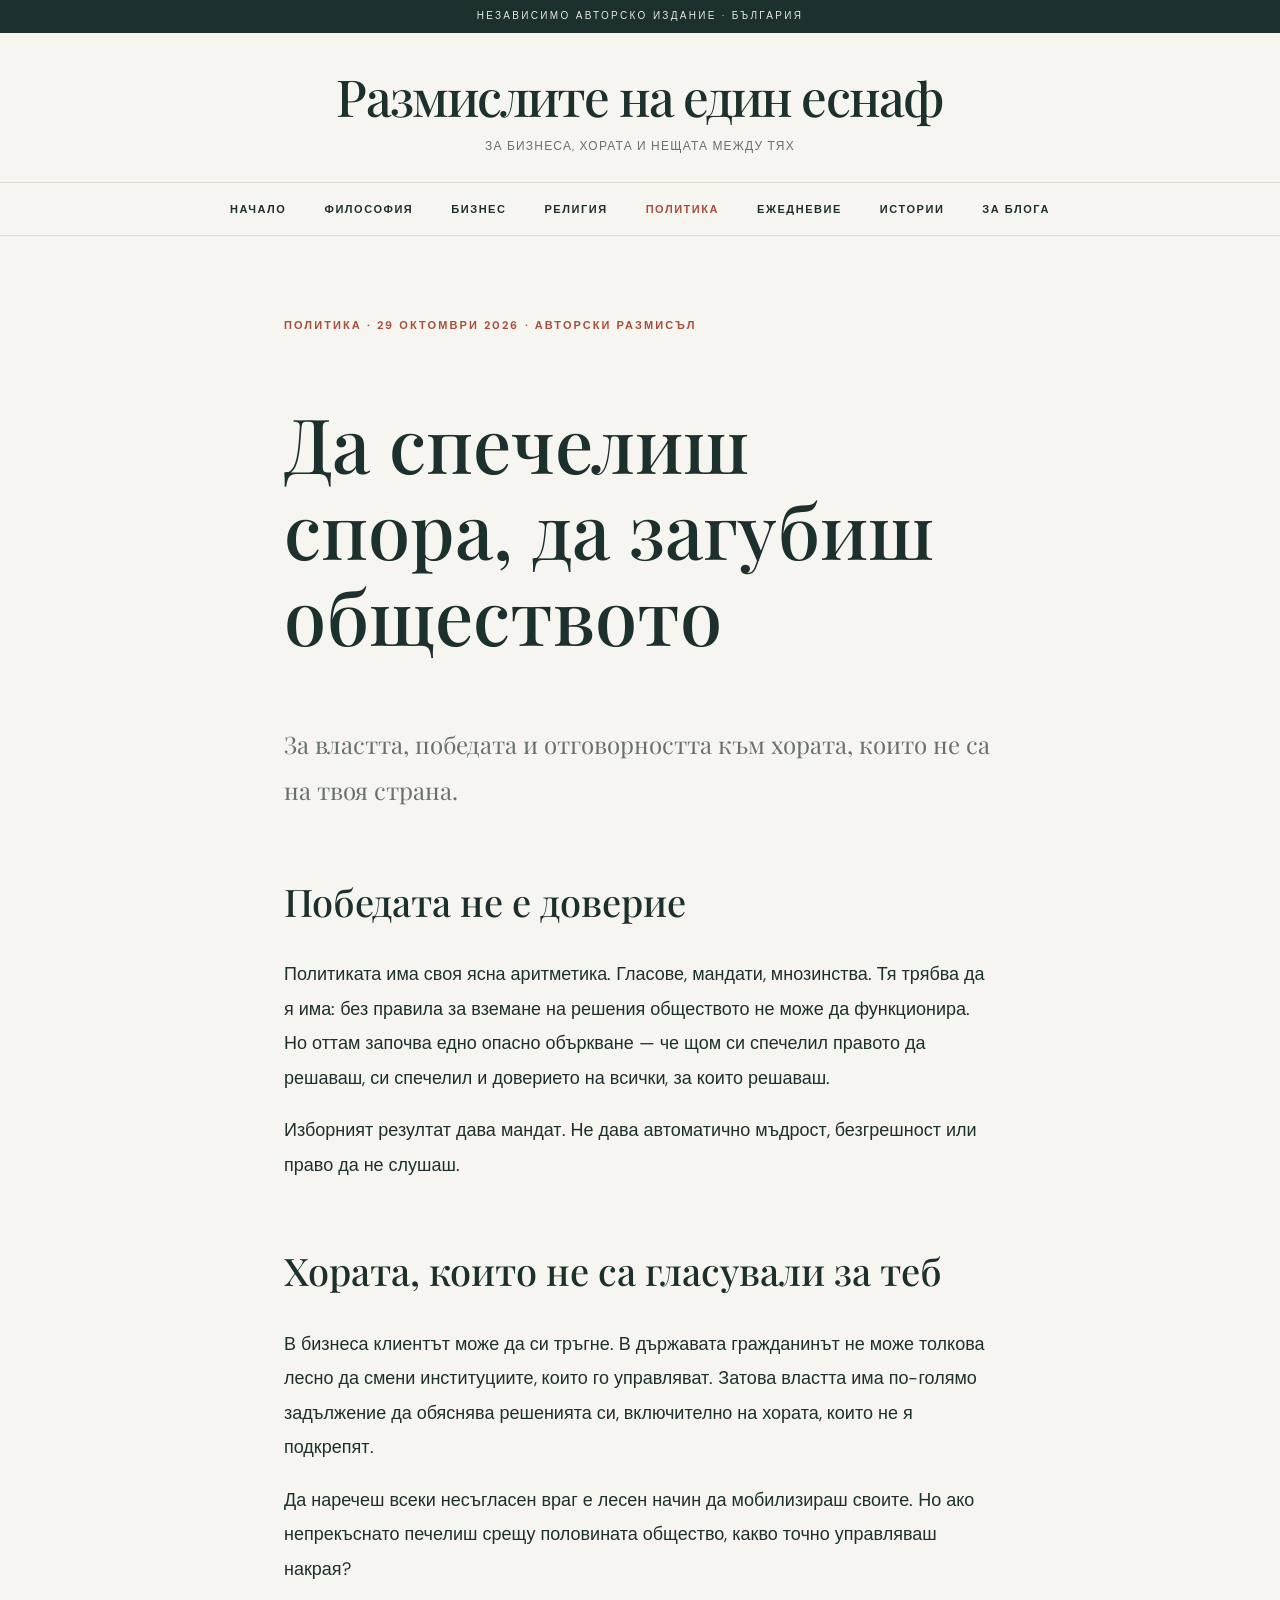
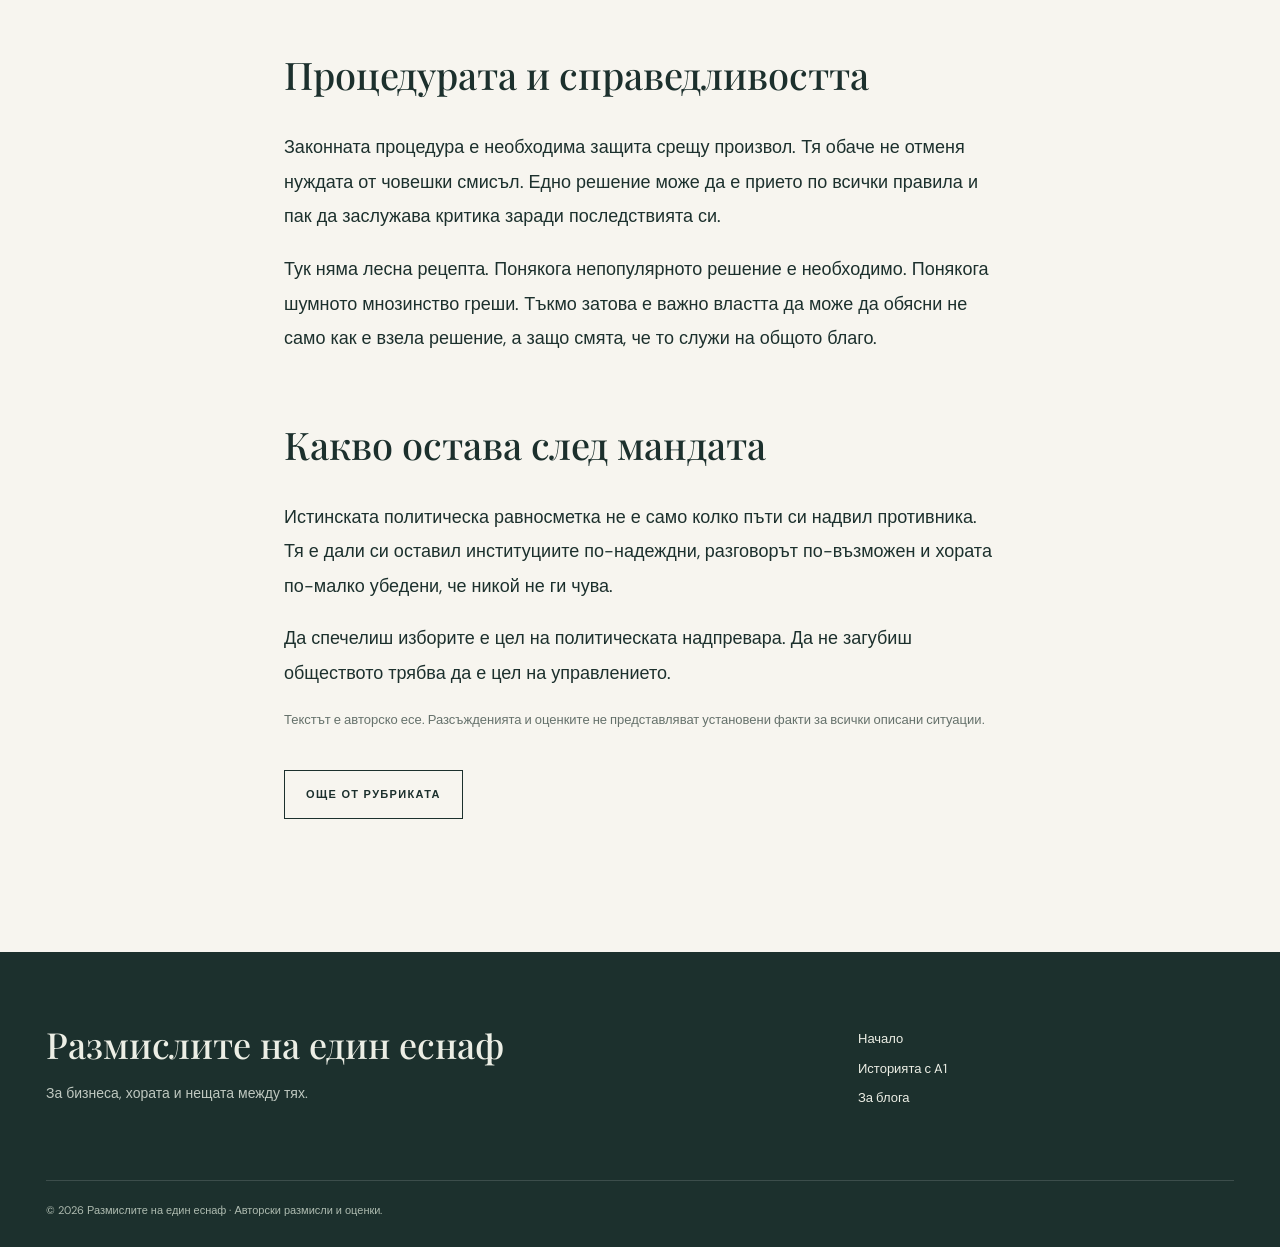
<file: politika/da-spechelish-spora-da-zagubish-obshtestvoto.html>
<!doctype html><html lang="bg"><head><meta charset="utf-8"><meta name="viewport" content="width=device-width,initial-scale=1"><title>Да спечелиш спора, да загубиш обществото — Размислите на един еснаф</title><meta name="description" content="За властта, победата и отговорността към хората, които не са на твоя страна."><meta property="og:type" content="article"><meta property="og:title" content="Да спечелиш спора, да загубиш обществото"><link rel="stylesheet" href="/assets/style.css"><link rel="icon" href="/favicon.svg"></head><body><div class="topline">Независимо авторско издание · България</div><header><div class="masthead"><a href="/">Размислите на един еснаф</a><p>ЗА БИЗНЕСА, ХОРАТА И НЕЩАТА МЕЖДУ ТЯХ</p></div><nav class="nav"><a href="/">Начало</a><a href="/filosofia/">Философия</a><a href="/biznes/">Бизнес</a><a href="/religia/">Религия</a><a href="/politika/" class="active">Политика</a><a href="/ezhednevie/">Ежедневие</a><a href="/istorii/">Истории</a><a href="/za-bloga/">За блога</a></nav></header><main><article class="article-wrap"><span class="eyebrow">Политика · 29 октомври 2026 · Авторски размисъл</span><h1>Да спечелиш спора, да загубиш обществото</h1><p style="font-family:'Playfair Display',serif;font-size:24px;color:#65716b">За властта, победата и отговорността към хората, които не са на твоя страна.</p><h2>Победата не е доверие</h2><p>Политиката има своя ясна аритметика. Гласове, мандати, мнозинства. Тя трябва да я има: без правила за вземане на решения обществото не може да функционира. Но оттам започва едно опасно объркване — че щом си спечелил правото да решаваш, си спечелил и доверието на всички, за които решаваш.</p><p>Изборният резултат дава мандат. Не дава автоматично мъдрост, безгрешност или право да не слушаш.</p><h2>Хората, които не са гласували за теб</h2><p>В бизнеса клиентът може да си тръгне. В държавата гражданинът не може толкова лесно да смени институциите, които го управляват. Затова властта има по-голямо задължение да обяснява решенията си, включително на хората, които не я подкрепят.</p><p>Да наречеш всеки несъгласен враг е лесен начин да мобилизираш своите. Но ако непрекъснато печелиш срещу половината общество, какво точно управляваш накрая?</p><h2>Процедурата и справедливостта</h2><p>Законната процедура е необходима защита срещу произвол. Тя обаче не отменя нуждата от човешки смисъл. Едно решение може да е прието по всички правила и пак да заслужава критика заради последствията си.</p><p>Тук няма лесна рецепта. Понякога непопулярното решение е необходимо. Понякога шумното мнозинство греши. Тъкмо затова е важно властта да може да обясни не само как е взела решение, а защо смята, че то служи на общото благо.</p><h2>Какво остава след мандата</h2><p>Истинската политическа равносметка не е само колко пъти си надвил противника. Тя е дали си оставил институциите по-надеждни, разговорът по-възможен и хората по-малко убедени, че никой не ги чува.</p><p>Да спечелиш изборите е цел на политическата надпревара. Да не загубиш обществото трябва да е цел на управлението.</p><p class="note">Текстът е авторско есе. Разсъжденията и оценките не представляват установени факти за всички описани ситуации.</p><p><a class="button" href="/politika/">Още от рубриката</a></p></article></main><footer class="footer"><div class="wrap"><div class="footer-grid"><div><h2>Размислите на един еснаф</h2><p>За бизнеса, хората и нещата между тях.</p></div><div><a href="/">Начало</a><a href="/istorii/a1.html">Историята с A1</a><a href="/za-bloga/">За блога</a></div></div><div class="footnote">© 2026 Размислите на един еснаф · Авторски размисли и оценки.</div></div></footer></body></html>
</file>
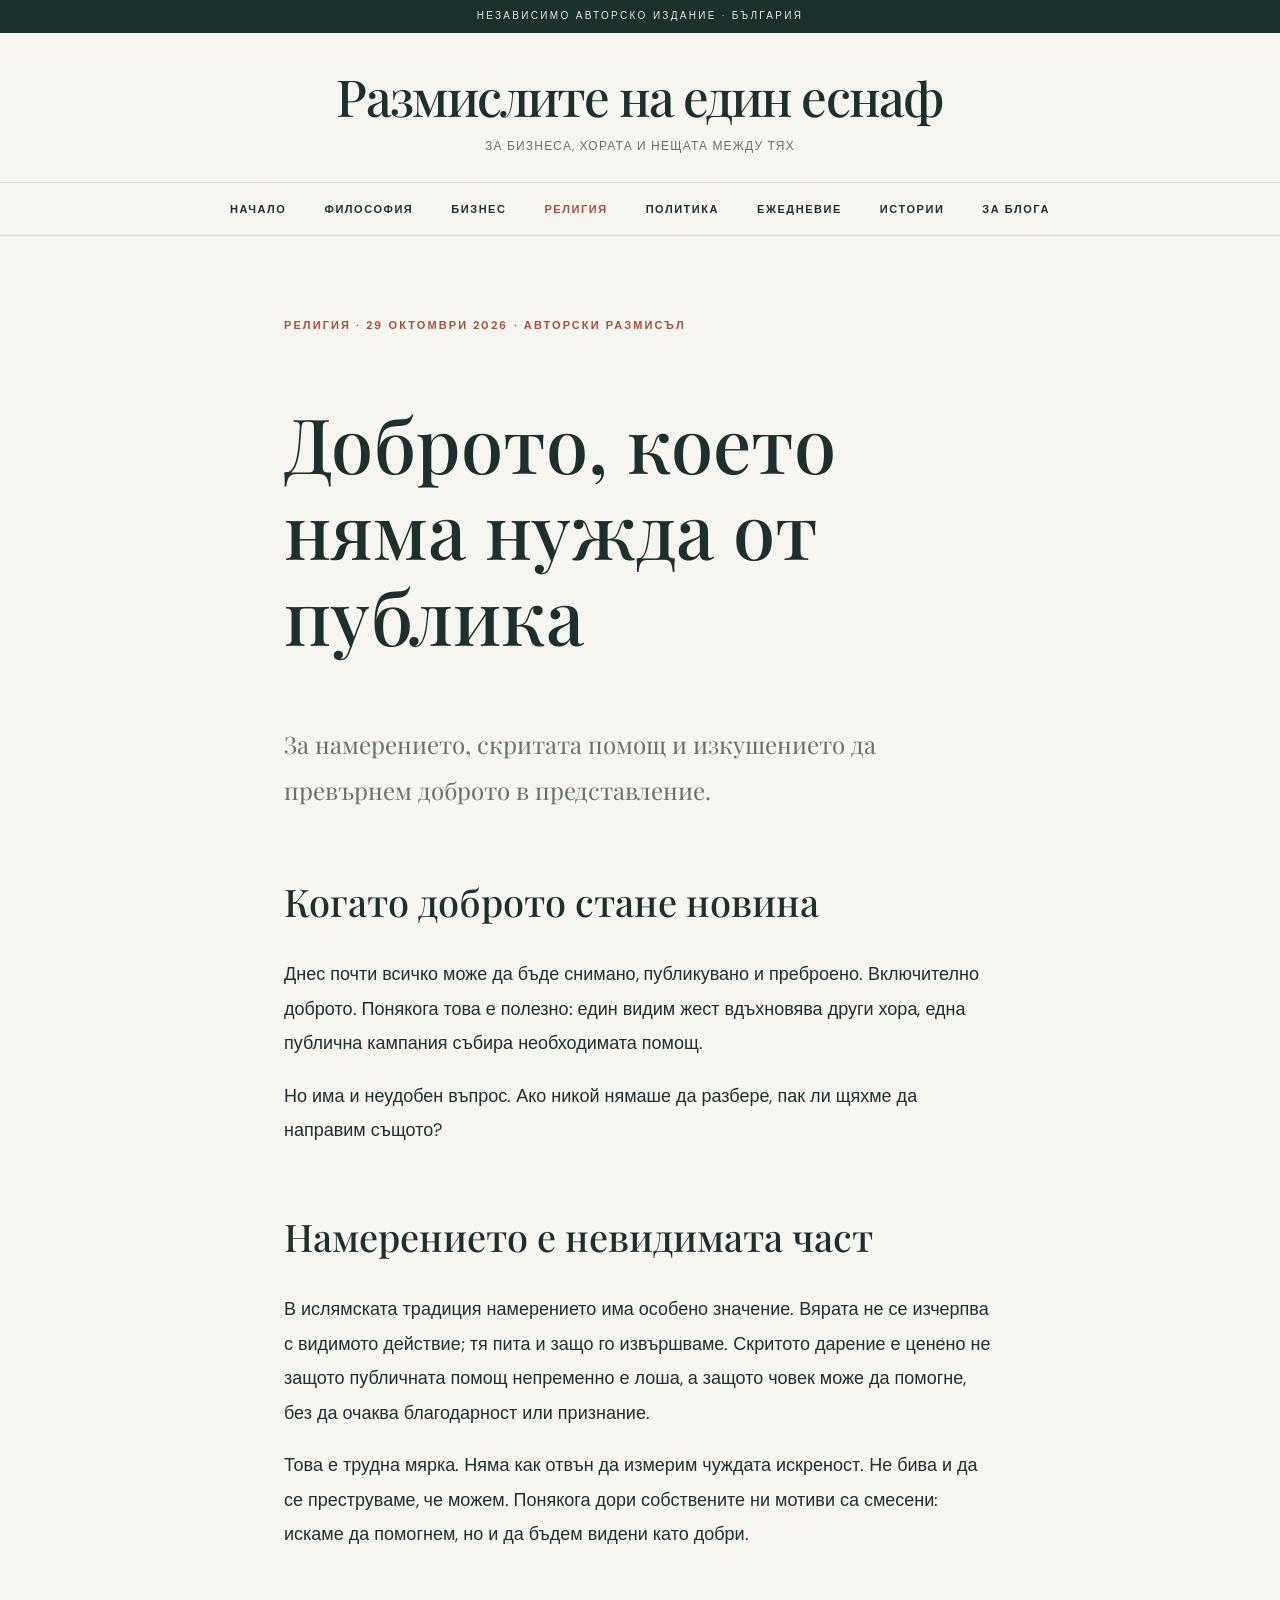
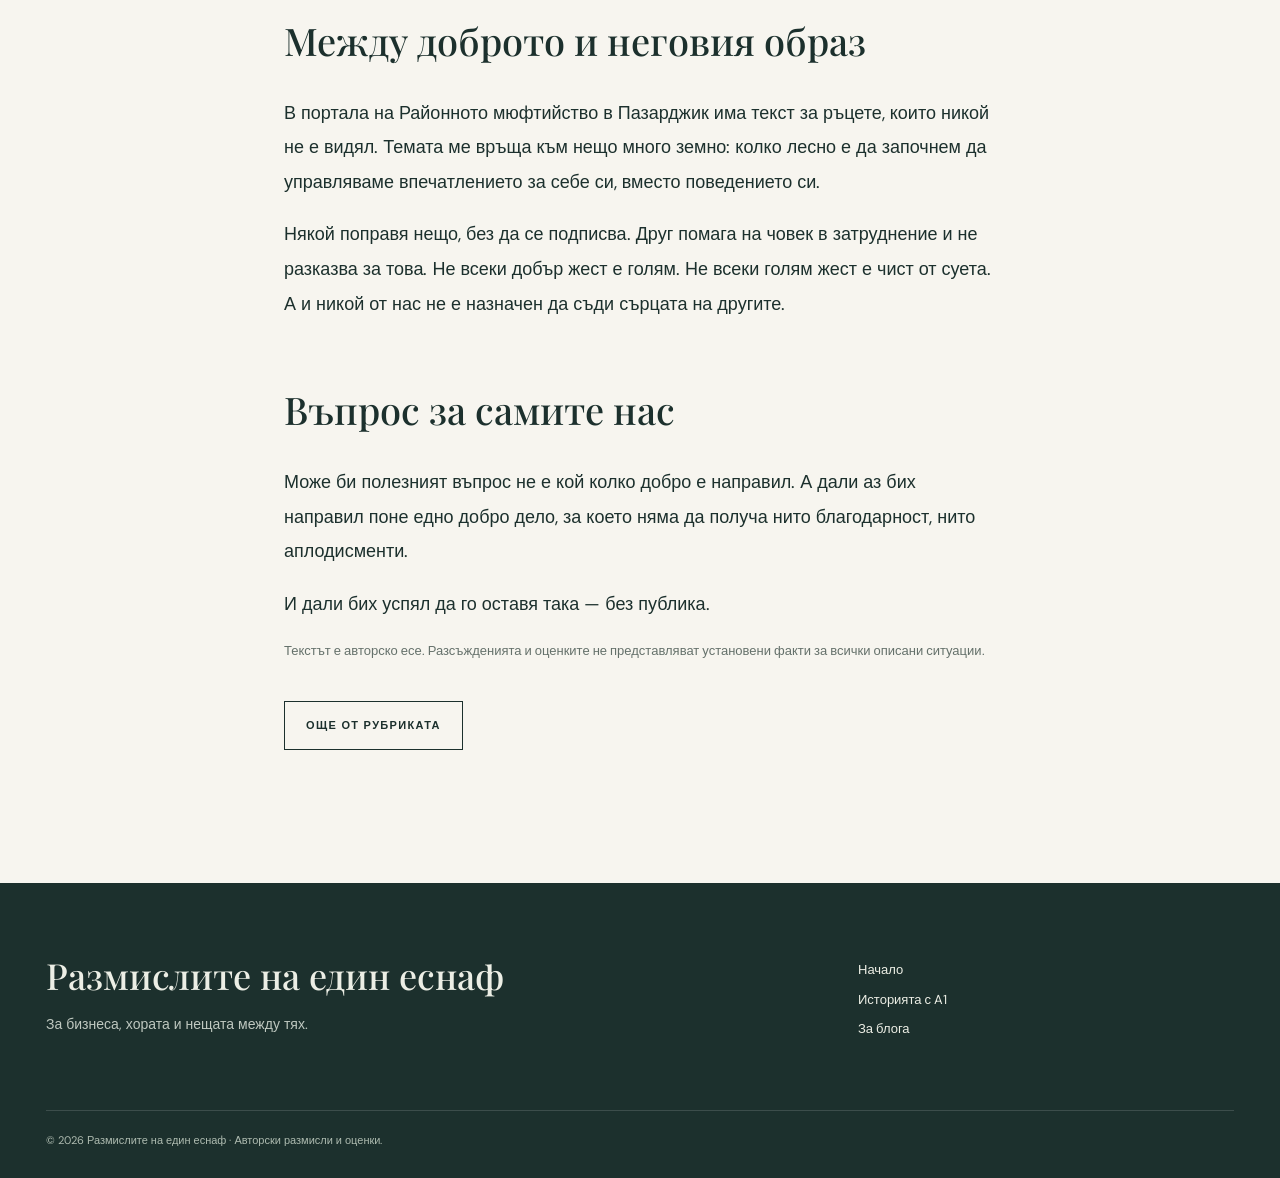
<file: religia/dobroto-bez-publika.html>
<!doctype html><html lang="bg"><head><meta charset="utf-8"><meta name="viewport" content="width=device-width,initial-scale=1"><title>Доброто, което няма нужда от публика — Размислите на един еснаф</title><meta name="description" content="За намерението, скритата помощ и изкушението да превърнем доброто в представление."><meta property="og:type" content="article"><meta property="og:title" content="Доброто, което няма нужда от публика"><link rel="stylesheet" href="/assets/style.css"><link rel="icon" href="/favicon.svg"></head><body><div class="topline">Независимо авторско издание · България</div><header><div class="masthead"><a href="/">Размислите на един еснаф</a><p>ЗА БИЗНЕСА, ХОРАТА И НЕЩАТА МЕЖДУ ТЯХ</p></div><nav class="nav"><a href="/">Начало</a><a href="/filosofia/">Философия</a><a href="/biznes/">Бизнес</a><a href="/religia/" class="active">Религия</a><a href="/politika/">Политика</a><a href="/ezhednevie/">Ежедневие</a><a href="/istorii/">Истории</a><a href="/za-bloga/">За блога</a></nav></header><main><article class="article-wrap"><span class="eyebrow">Религия · 29 октомври 2026 · Авторски размисъл</span><h1>Доброто, което няма нужда от публика</h1><p style="font-family:'Playfair Display',serif;font-size:24px;color:#65716b">За намерението, скритата помощ и изкушението да превърнем доброто в представление.</p><h2>Когато доброто стане новина</h2><p>Днес почти всичко може да бъде снимано, публикувано и преброено. Включително доброто. Понякога това е полезно: един видим жест вдъхновява други хора, една публична кампания събира необходимата помощ.</p><p>Но има и неудобен въпрос. Ако никой нямаше да разбере, пак ли щяхме да направим същото?</p><h2>Намерението е невидимата част</h2><p>В ислямската традиция намерението има особено значение. Вярата не се изчерпва с видимото действие; тя пита и защо го извършваме. Скритото дарение е ценено не защото публичната помощ непременно е лоша, а защото човек може да помогне, без да очаква благодарност или признание.</p><p>Това е трудна мярка. Няма как отвън да измерим чуждата искреност. Не бива и да се преструваме, че можем. Понякога дори собствените ни мотиви са смесени: искаме да помогнем, но и да бъдем видени като добри.</p><h2>Между доброто и неговия образ</h2><p>В портала на Районното мюфтийство в Пазарджик има текст за ръцете, които никой не е видял. Темата ме връща към нещо много земно: колко лесно е да започнем да управляваме впечатлението за себе си, вместо поведението си.</p><p>Някой поправя нещо, без да се подписва. Друг помага на човек в затруднение и не разказва за това. Не всеки добър жест е голям. Не всеки голям жест е чист от суета. А и никой от нас не е назначен да съди сърцата на другите.</p><h2>Въпрос за самите нас</h2><p>Може би полезният въпрос не е кой колко добро е направил. А дали аз бих направил поне едно добро дело, за което няма да получа нито благодарност, нито аплодисменти.</p><p>И дали бих успял да го оставя така — без публика.</p><p class="note">Текстът е авторско есе. Разсъжденията и оценките не представляват установени факти за всички описани ситуации.</p><p><a class="button" href="/religia/">Още от рубриката</a></p></article></main><footer class="footer"><div class="wrap"><div class="footer-grid"><div><h2>Размислите на един еснаф</h2><p>За бизнеса, хората и нещата между тях.</p></div><div><a href="/">Начало</a><a href="/istorii/a1.html">Историята с A1</a><a href="/za-bloga/">За блога</a></div></div><div class="footnote">© 2026 Размислите на един еснаф · Авторски размисли и оценки.</div></div></footer></body></html>
</file>
<file: assets/style.css>
@import url('https://fonts.googleapis.com/css2?family=DM+Sans:wght@400;500;600;700&family=Playfair+Display:wght@400;500;600;700&display=swap');
:root{--ink:#1c302d;--paper:#f7f5ef;--white:#fffdf8;--muted:#65716b;--accent:#a64f3c;--line:#dcded4;--gold:#b29b74}*{box-sizing:border-box}html{scroll-behavior:smooth}body{margin:0;background:var(--paper);color:var(--ink);font:16px/1.65 'DM Sans',sans-serif;-webkit-font-smoothing:antialiased}a{color:inherit;text-decoration:none}a:hover{color:var(--accent)}.wrap{max-width:1260px;margin:auto;padding:0 36px}.topline{background:var(--ink);color:#e5e8de;text-align:center;padding:8px;font-size:10px;letter-spacing:.23em;text-transform:uppercase}.masthead{padding:35px 0 25px;text-align:center;border-bottom:1px solid var(--line)}.masthead a{font:500 clamp(27px,4.6vw,51px)/1.1 'Playfair Display',serif;letter-spacing:-.035em}.masthead p{margin:12px 0 0;color:var(--muted);font-size:12px;letter-spacing:.1em}.nav{display:flex;align-items:center;justify-content:center;gap:38px;border-bottom:1px solid var(--line);padding:17px 10px;flex-wrap:wrap}.nav a{font-size:11px;font-weight:700;letter-spacing:.14em;text-transform:uppercase}.nav a.active{color:var(--accent)}.eyebrow{font-size:11px;text-transform:uppercase;letter-spacing:.19em;font-weight:700;color:var(--accent)}.display{font:500 clamp(42px,6.7vw,91px)/1.07 'Playfair Display',serif;letter-spacing:-.035em;margin:20px 0 24px}.hero{padding:88px 0 82px;display:grid;grid-template-columns:1.5fr 1fr;gap:75px;align-items:center}.hero p{font-size:18px;line-height:1.8;color:#52625c;max-width:650px}.hero-visual{background:var(--ink);min-height:415px;display:flex;flex-direction:column;justify-content:space-between;padding:38px;color:#e9e9df;position:relative;overflow:hidden}.hero-visual:before{content:'“';position:absolute;font:500 360px 'Playfair Display',serif;right:-15px;top:-145px;color:#ffffff0d}.hero-visual strong{font:500 clamp(30px,3.5vw,49px)/1.25 'Playfair Display',serif;z-index:1}.hero-visual span{font-size:11px;letter-spacing:.15em;color:#b6c1b9}.button{display:inline-block;border:1px solid var(--ink);padding:13px 21px;font-size:11px;font-weight:700;letter-spacing:.12em;text-transform:uppercase;margin-top:19px}.button:hover{background:var(--ink);color:white}.section{padding:62px 0 85px;border-top:1px solid var(--line)}.section-heading{display:flex;justify-content:space-between;gap:24px;align-items:end;margin-bottom:34px}.section h2,.page-head h1{font:500 clamp(38px,4.4vw,61px)/1.12 'Playfair Display',serif;letter-spacing:-.03em;margin:9px 0}.section-heading p{max-width:400px;color:var(--muted);font-size:14px}.cards{display:grid;grid-template-columns:repeat(3,1fr);gap:22px}.card{border:1px solid var(--line);background:var(--white);padding:30px;min-height:270px;display:flex;flex-direction:column;transition:transform .2s,border-color .2s}.card:hover{transform:translateY(-4px);border-color:var(--accent)}.card .num{font:500 42px 'Playfair Display',serif;color:#b9b9a9}.card h3{font:500 28px/1.23 'Playfair Display',serif;margin:24px 0 12px}.card p{color:var(--muted);font-size:14px;line-height:1.75;margin:0}.card .more{margin-top:auto;padding-top:25px;color:var(--accent);font-size:11px;font-weight:700;letter-spacing:.1em;text-transform:uppercase}.feature{display:grid;grid-template-columns:1fr 1fr;gap:60px;align-items:center}.feature-art{background:#d9ded4;min-height:400px;padding:35px;display:flex;flex-direction:column;justify-content:space-between}.feature-art .mark{font:500 120px 'Playfair Display',serif;color:var(--ink);opacity:.2}.feature-art .line{width:65%;height:1px;background:var(--ink)}.feature h3{font:500 clamp(33px,4vw,52px)/1.15 'Playfair Display',serif;margin:14px 0 20px}.feature p{color:var(--muted);line-height:1.9}.quote-band{background:var(--ink);color:#f0eee4;padding:80px 36px;text-align:center}.quote-band blockquote{font:500 clamp(29px,4vw,52px)/1.4 'Playfair Display',serif;max-width:1000px;margin:0 auto 25px}.quote-band small{letter-spacing:.15em;font-size:10px;text-transform:uppercase;color:#b8c2b8}.page-head{padding:90px 0 65px;border-bottom:1px solid var(--line)}.page-head p{font-size:18px;max-width:700px;color:var(--muted)}.entries{max-width:900px;margin:0 auto;padding:45px 0 100px}.entry{display:grid;grid-template-columns:145px 1fr;gap:30px;border-bottom:1px solid var(--line);padding:35px 0}.entry time{font-size:12px;color:var(--muted)}.entry h2{font:500 32px/1.2 'Playfair Display',serif;margin:7px 0 12px}.entry p{font-size:15px;color:var(--muted);margin:0}.empty{background:#edece4;padding:28px;margin-top:30px;color:var(--muted);font-size:14px}.manifesto{max-width:780px;margin:75px auto 115px}.manifesto p{font:400 clamp(22px,2.5vw,30px)/1.65 'Playfair Display',serif}.manifesto p+p{margin-top:35px}.footer{background:var(--ink);color:#eceee5;padding:68px 0 28px}.footer-grid{display:grid;grid-template-columns:2fr 1fr;gap:60px}.footer h2{font:500 36px 'Playfair Display',serif;margin:0 0 14px}.footer p{color:#bfc8c0;max-width:550px;font-size:14px}.footer a{display:block;font-size:13px;margin:8px 0}.footnote{border-top:1px solid #ffffff24;margin-top:60px;padding-top:20px;font-size:11px;color:#aebbb0}.article-wrap{max-width:760px;margin:0 auto;padding:75px 24px 115px}.article-wrap h1{font:500 clamp(42px,6vw,76px)/1.13 'Playfair Display',serif}.article-wrap h2{font:500 38px/1.25 'Playfair Display',serif;margin-top:65px}.article-wrap p{font-size:18px;line-height:1.92}.article-wrap blockquote{font:500 32px/1.4 'Playfair Display',serif;border-left:3px solid var(--accent);padding-left:25px;margin:45px 0}.article-wrap .note{font-size:13px;color:var(--muted)}@media(max-width:760px){.wrap{padding:0 22px}.masthead{padding:27px 0 20px}.nav{gap:14px;padding:13px 5px}.nav a{font-size:10px;letter-spacing:.06em}.hero{grid-template-columns:1fr;gap:35px;padding:65px 0}.hero-visual{min-height:300px}.cards{grid-template-columns:1fr}.card{min-height:210px}.feature{grid-template-columns:1fr;gap:30px}.feature-art{min-height:240px}.section{padding:50px 0}.section-heading{display:block}.section-heading p{margin-top:10px}.page-head{padding:60px 0 40px}.entry{grid-template-columns:1fr;gap:6px}.footer-grid{grid-template-columns:1fr;gap:20px}.quote-band{padding:65px 22px}}
</file>
